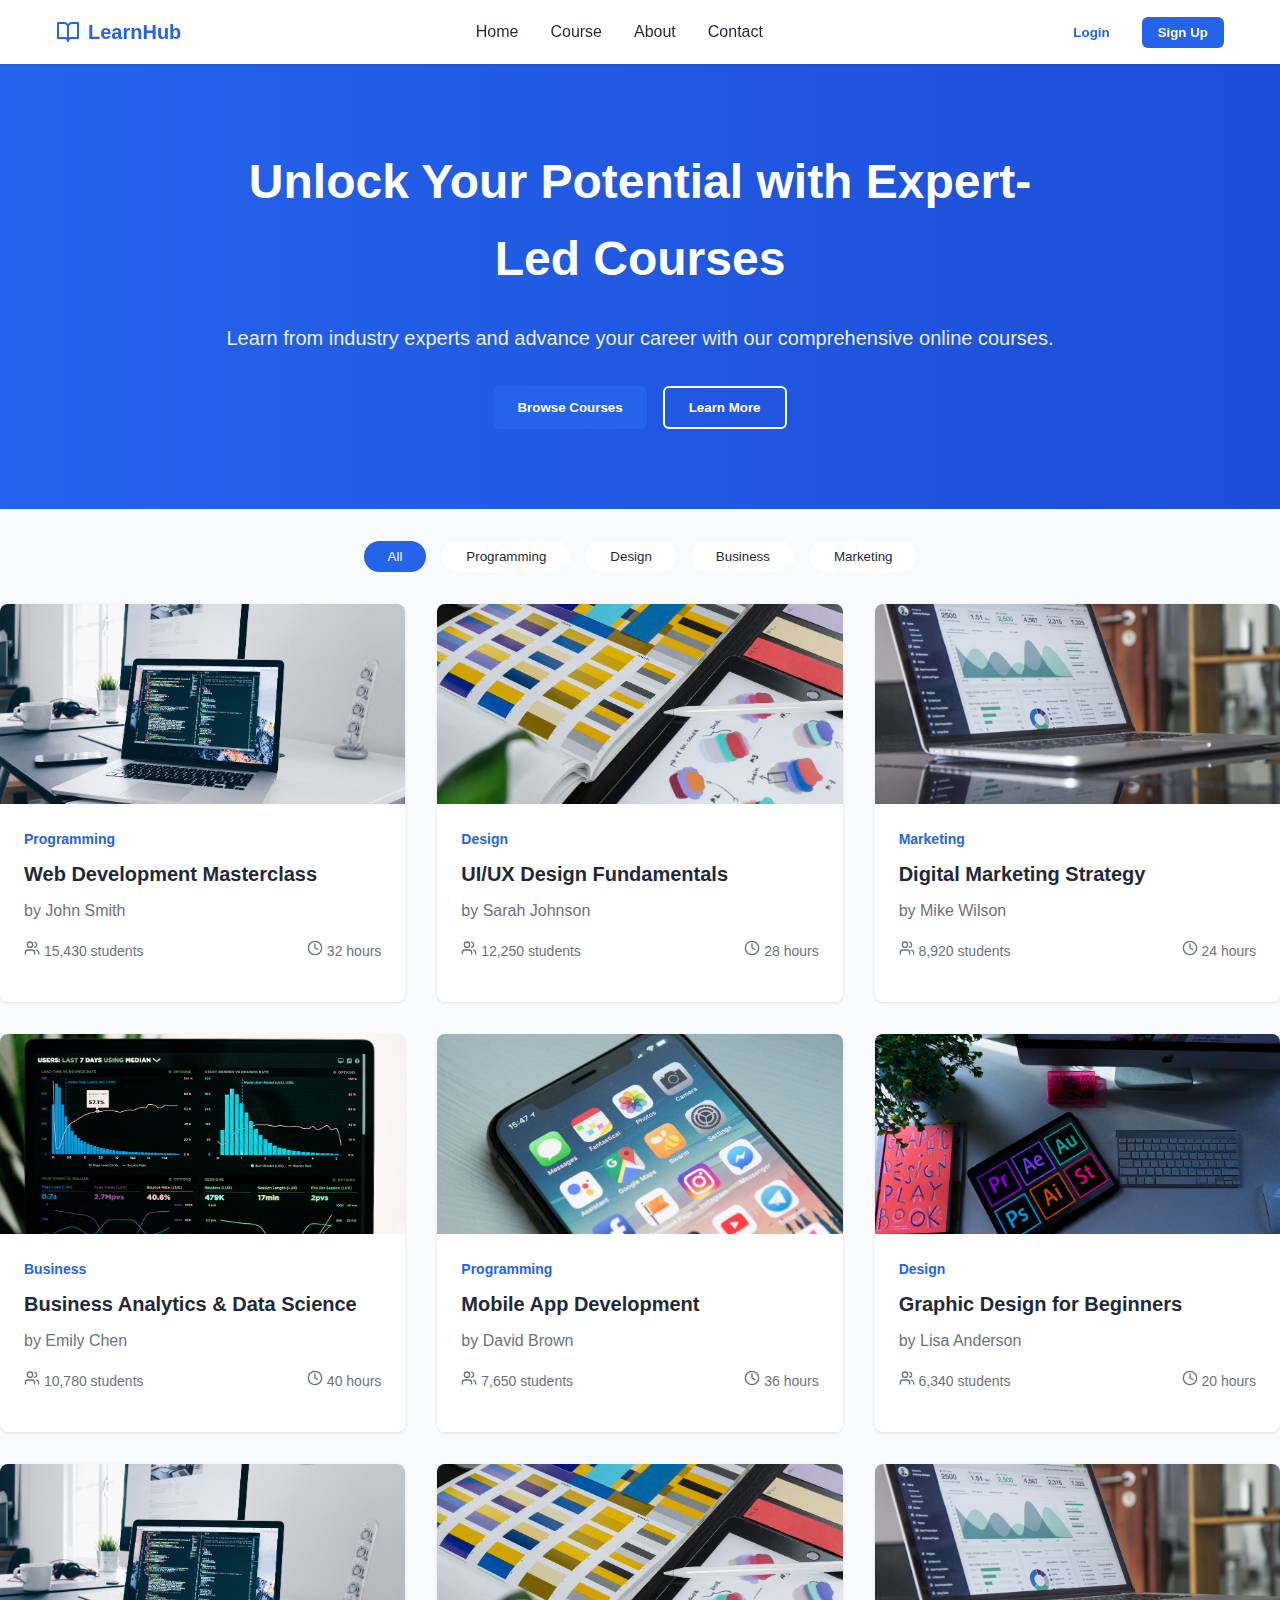
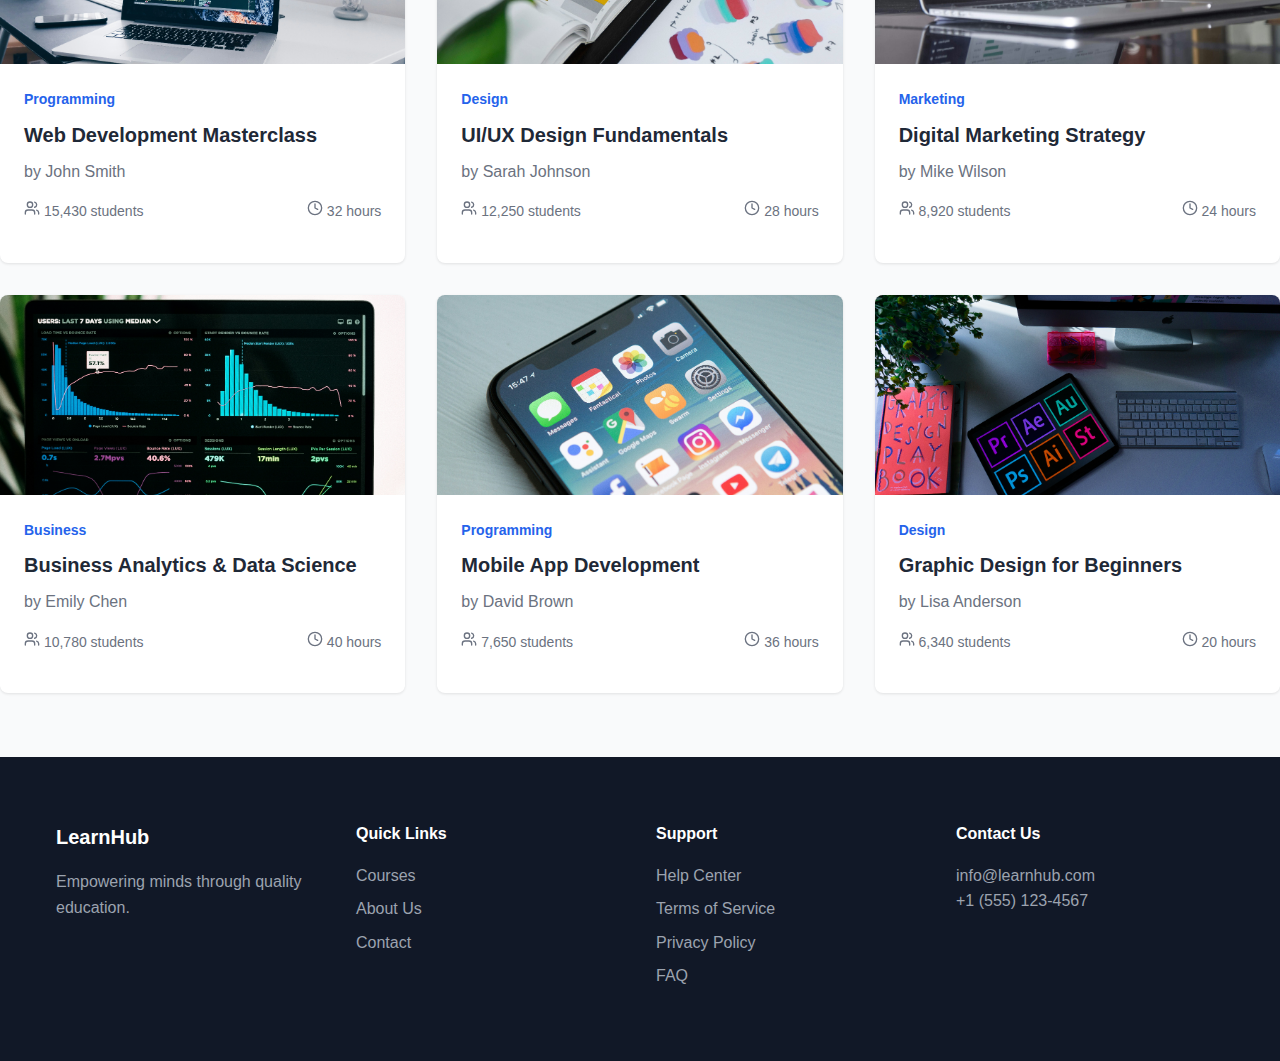
<file: index.html>
<!DOCTYPE html>
<html lang="en">
<head>
    <meta charset="UTF-8">
    <meta name="viewport" content="width=device-width, initial-scale=1.0">
    <title>LearnHub - Online Learning Platform</title>
    <link rel="stylesheet" href="style.css">
    <link rel="stylesheet" href="navbar.css">
    <link rel="stylesheet" href="hero.css">
    <link rel="stylesheet" href="courses.css">
    <link rel="stylesheet" href="footer.css">
</head>
<body>
    <!-- Navbar -->
    <nav class="navbar">
        <div class="container">
            <div class="logo">
                <svg xmlns="http://www.w3.org/2000/svg" width="24" height="24" viewBox="0 0 24 24" fill="none" stroke="currentColor" stroke-width="2" stroke-linecap="round" stroke-linejoin="round"><path d="M2 3h6a4 4 0 0 1 4 4v14a3 3 0 0 0-3-3H2z"/><path d="M22 3h-6a4 4 0 0 0-4 4v14a3 3 0 0 1 3-3h7z"/></svg>
                <span>LearnHub</span>
            </div>
            <ul class="nav-links">
                <li><a href="#home">Home</a></li>
                <li><a href="#course">Course</a></li>
                <li><a href="#about">About</a></li>
                <li><a href="#about">Contact</a></li>
            </ul>
            <div class="auth-buttons">
                <button class="btn-login">Login</button>
                <button class="btn-signup">Sign Up</button>
            </div>
        </div>
    </nav>
    <section id="home">
    <!-- Hero Section -->
    <header class="hero">
        <div class="container">
            <h1>Unlock Your Potential with Expert-Led Courses</h1>
            <p>Learn from industry experts and advance your career with our comprehensive online courses.</p>
            <div class="hero-buttons">
                <button class="btn-primary">Browse Courses</button>
                <button class="btn-secondary">Learn More</button>
            </div>
        </div>
    </header>
    
    </section>

    <!-- Course Filters -->
    <section id="course">
    <div class="container">
        <div class="filters">
            <button class="filter-btn active" data-category="all">All</button>
            <button class="filter-btn" data-category="programming">Programming</button>
            <button class="filter-btn" data-category="design">Design</button>
            <button class="filter-btn" data-category="business">Business</button>
            <button class="filter-btn" data-category="marketing">Marketing</button>
        </div>
    </section>

        <!-- Course Grid -->
        <div class="course-grid" id="courseGrid"></div>
    </div>

    <!-- Footer -->
    <section id="about">
    <footer class="footer">
        <div class="container">
            <div class="footer-content">
                <div class="footer-section">
                    <h3>LearnHub</h3>
                    <p>Empowering minds through quality education.</p>
                </div>
                <div class="footer-section">
                    <h4>Quick Links</h4>
                    <ul>
                        <li><a href="course.html">Courses</a></li>
                        <li><a href="learn.html">About Us</a></li>
                        <li><a href="contact.html">Contact</a></li>
                        
                    </ul>
                </div>
                <div class="footer-section">
                    <h4>Support</h4>
                    <ul>
                        <li><a href="contact.html">Help Center</a></li>
                        <li><a href="pt.html">Terms of Service</a></li>
                        <li><a href="pt.html">Privacy Policy</a></li>
                        <li><a href="faq.html">FAQ</a></li>
                    </ul>
                </div>
                
                <div class="footer-section">
                    <h4>Contact Us</h4>
                    <p>info@learnhub.com</p>
                    <p>+1 (555) 123-4567</p>
                </div>
            </div>
        </div>
    </footer>
</section>

<script src="data.js"></script>
<script src="courseCard.js"></script>
<script src="filter.js"></script>
<script src="main.js"></script>
<script src="jj.js"></script>
</body>
</html>
</file>
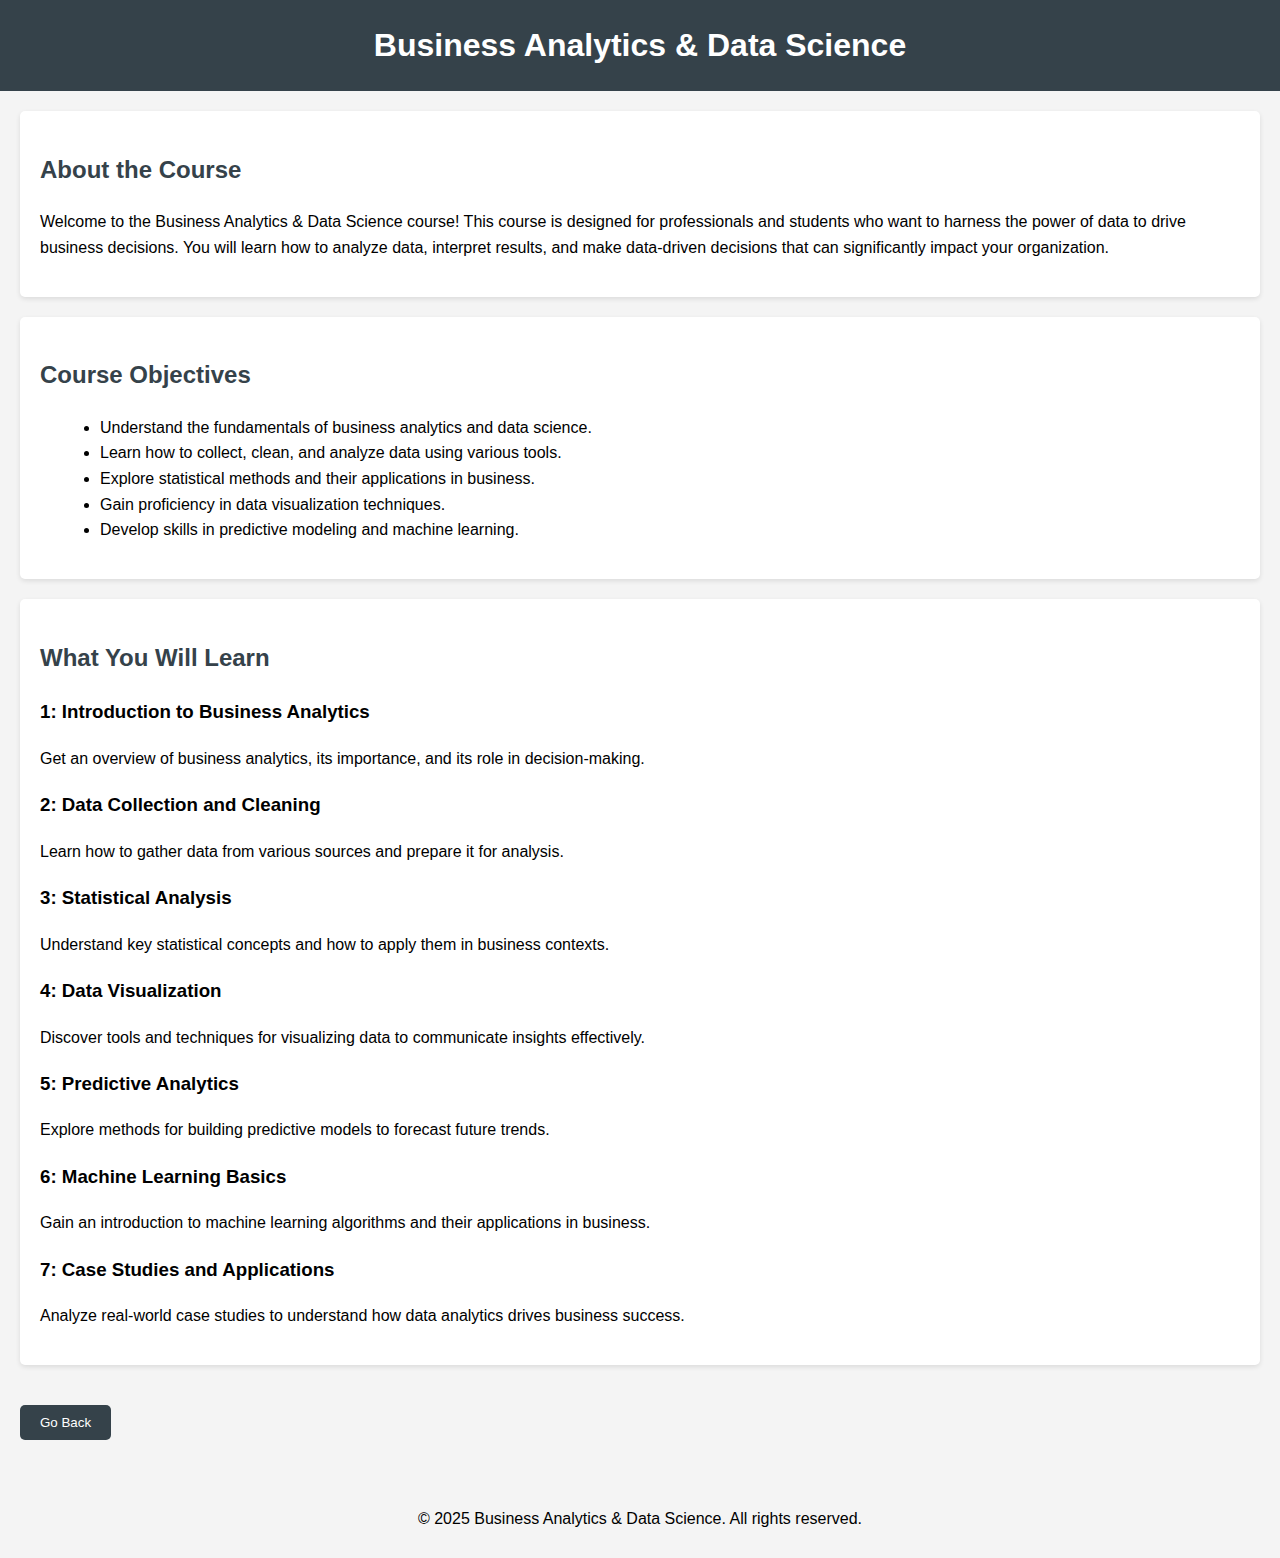
<file: ba.html>
<!DOCTYPE html>
<html lang="en">
<head>
    <meta charset="UTF-8">
    <meta name="viewport" content="width=device-width, initial-scale=1.0">
    <title>Business Analytics & Data Science Overview</title>
    <link rel="stylesheet" href="ba.css">
    <script>
        function goBack() {
            window.history.back();
        }
    </script>
</head>
<body>
    <header>
        <h1>Business Analytics & Data Science</h1>
    </header>
    <main>
        <section class="overview">
            <h2>About the Course</h2>
            <p>Welcome to the Business Analytics & Data Science course! This course is designed for professionals and students who want to harness the power of data to drive business decisions. You will learn how to analyze data, interpret results, and make data-driven decisions that can significantly impact your organization.</p>
        </section>
        
        <section class="objectives">
            <h2>Course Objectives</h2>
            <ul>
                <li>Understand the fundamentals of business analytics and data science.</li>
                <li>Learn how to collect, clean, and analyze data using various tools.</li>
                <li>Explore statistical methods and their applications in business.</li>
                <li>Gain proficiency in data visualization techniques.</li>
                <li>Develop skills in predictive modeling and machine learning.</li>
            </ul>
        </section>

        <section class="curriculum">
            <h2>What You Will Learn</h2>
            <h3>1: Introduction to Business Analytics</h3>
            <p>Get an overview of business analytics, its importance, and its role in decision-making.</p>
            
            <h3>2: Data Collection and Cleaning</h3>
            <p>Learn how to gather data from various sources and prepare it for analysis.</p>
            
            <h3>3: Statistical Analysis</h3>
            <p>Understand key statistical concepts and how to apply them in business contexts.</p>
            
            <h3>4: Data Visualization</h3>
            <p>Discover tools and techniques for visualizing data to communicate insights effectively.</p>
            
            <h3>5: Predictive Analytics</h3>
            <p>Explore methods for building predictive models to forecast future trends.</p>
            
            <h3>6: Machine Learning Basics</h3>
            <p>Gain an introduction to machine learning algorithms and their applications in business.</p>
            
            <h3>7: Case Studies and Applications</h3>
            <p>Analyze real-world case studies to understand how data analytics drives business success.</p>
        </section>

        <button class="go-back" onclick="goBack()">Go Back</button>
    </main>
    <footer>
        <p>&copy; 2025 Business Analytics & Data Science. All rights reserved.</p>
    </footer>
</body>
</html>
</file>
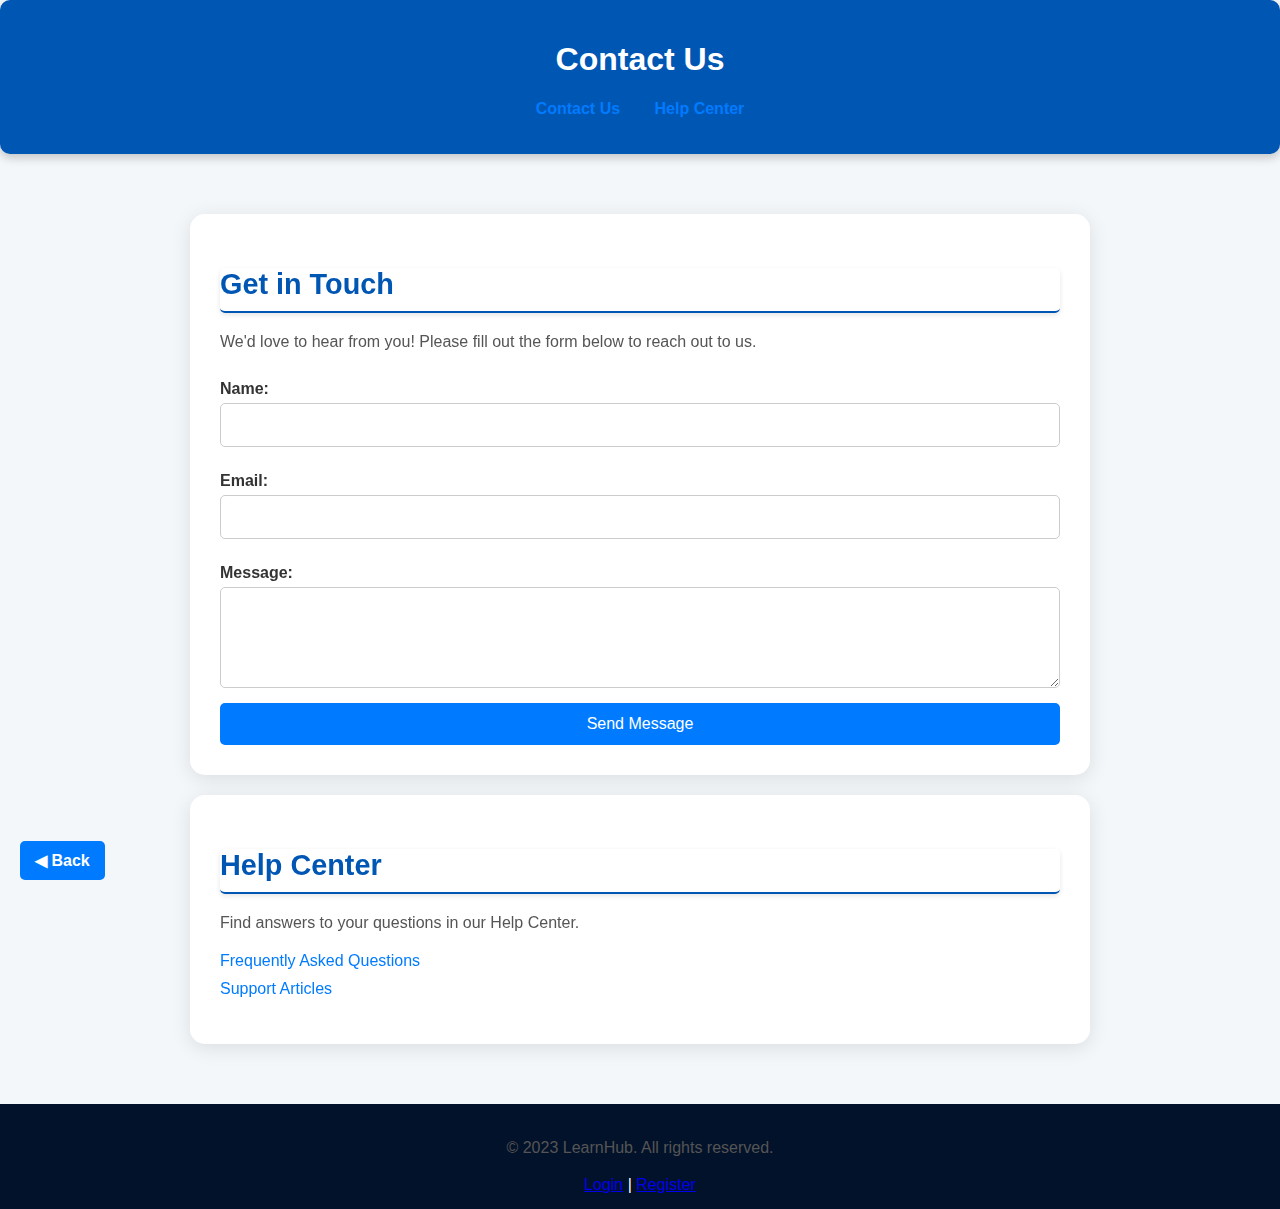
<file: contact.html>
<!DOCTYPE html>
<html lang="en">
<head>
    <meta charset="UTF-8">
    <meta name="viewport" content="width=device-width, initial-scale=1.0">
    <title>Contact Us - LearnHub</title>
    <link rel="stylesheet" href="contact.css">

    <style>
        /* Add this CSS to your existing CSS file or within a <style> tag */
        .back-button {
            position: fixed; /* Fix the position */
            bottom: 20px; /* Distance from the bottom */
            left: 20px; /* Distance from the left */
            padding: 10px 15px; /* Padding for the button */
            background-color: #007BFF; /* Button background color */
            color: white; /* Button text color */
            border: none; /* Remove border */
            border-radius: 5px; /* Rounded corners */
            cursor: pointer; /* Pointer cursor on hover */
            font-weight: bold; /* Make the text bold */
            z-index: 1000; /* Ensure it appears above other elements */
        }

        .back-button:hover {
            background-color: #0056b3; /* Darker shade on hover */
        }
    </style>


</head>
<body>
    <header>
        <h1>Contact Us</h1>
        <nav>
            <ul>
                <li><a href="contact.html">Contact Us</a></li>
                <li><a href="contact.html">Help Center</a></li>
            </ul>
        </nav>
    </header>

    <main>
        <section id="contact">
            <h2>Get in Touch</h2>
            <p>We'd love to hear from you! Please fill out the form below to reach out to us.</p>
            <form action="mailto:kakiletiprasheeth3@gmail.com" method="POST" enctype="text/plain">
                <label for="name">Name:</label>
                <input type="text" id="name" name="name" required>

                <label for="email">Email:</label>
                <input type="email" id="email" name="email" required>

                <label for="message">Message:</label>
                <textarea id="message" name="message" rows="5" required></textarea>

                <button type="submit">Send Message</button>
            </form>
        </section>

        <section id="help-center">
            <h2>Help Center</h2>
            <p>Find answers to your questions in our Help Center.</p>
            <ul>
                <li><a href="faq.html">Frequently Asked Questions</a></li>
                
                <li><a href="contact.html">Support Articles</a></li>
            </ul>
        </section>
    </main>

    <footer>
        <div class="footer-content">
            <p>&copy; 2023 LearnHub. All rights reserved.</p>
            <div class="footer-links">
                <a href="login.html">Login</a>
                <span>|</span>
                <a href="signup.html">Register</a>
            </div>
        </div>
    </footer>
    <button class="back-button" onclick="javascript:history.back()">&#9664; Back</button>
</body>
</html>
</file>
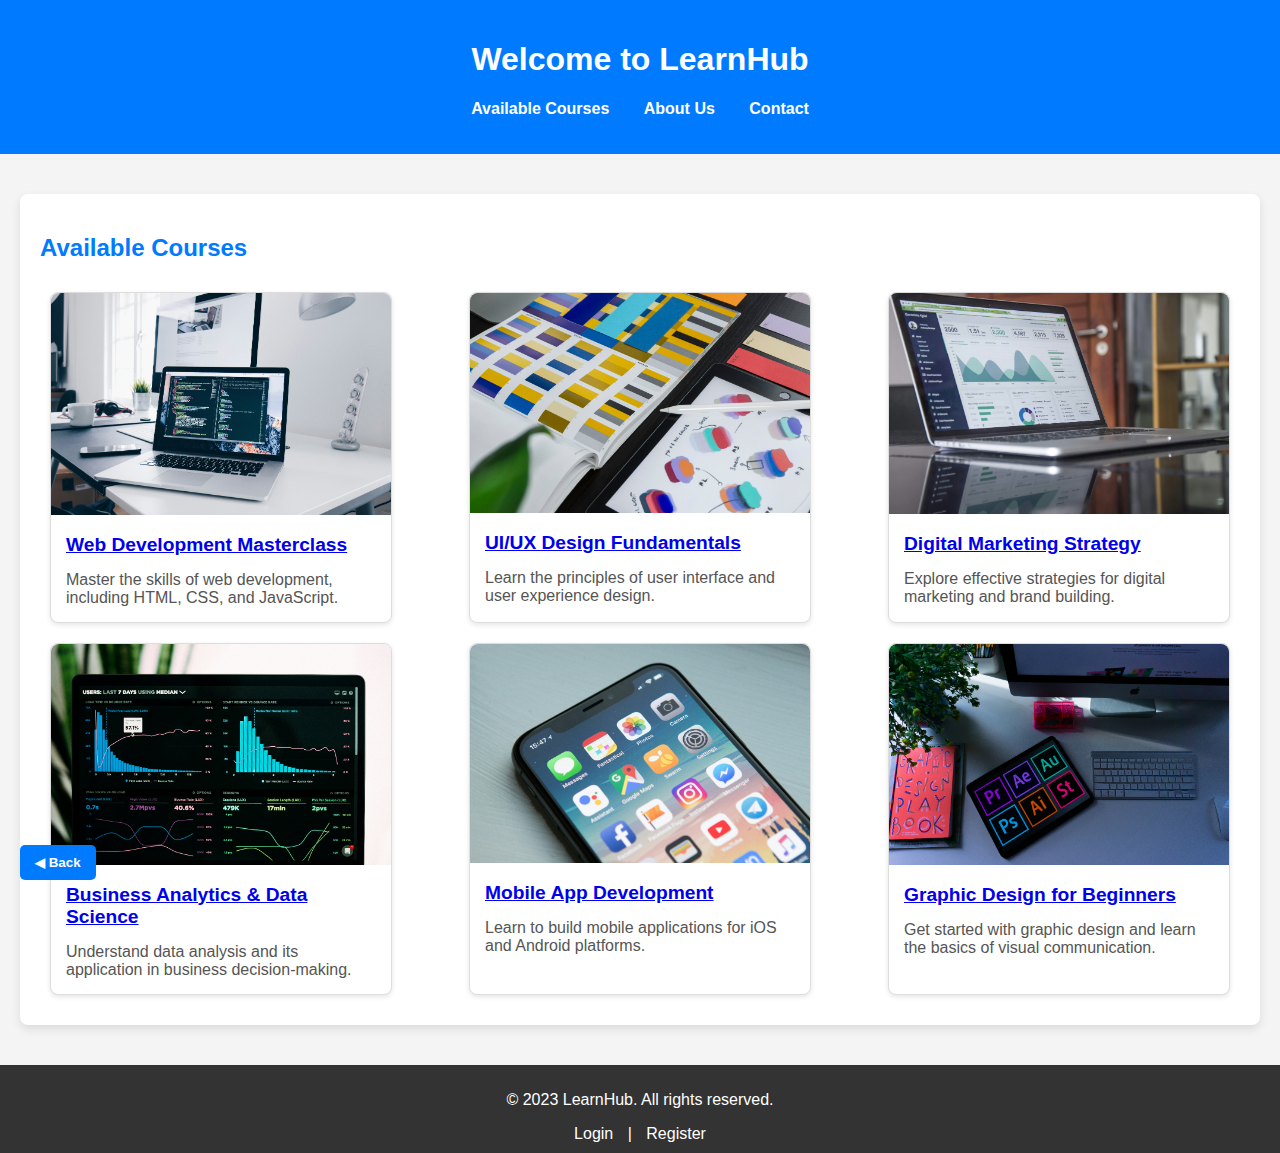
<file: course.html>
<!DOCTYPE html>
<html lang="en">
<head>
    <meta charset="UTF-8">
    <meta name="viewport" content="width=device-width, initial-scale=1.0">
    <title>Available Courses - LearnHub</title>
    <link rel="stylesheet" href="course.css">
    <style>
        /* Add this CSS to your existing CSS file or within a <style> tag */
        .back-button {
            position: fixed; /* Fix the position */
            bottom: 20px; /* Distance from the bottom */
            left: 20px; /* Distance from the left */
            padding: 10px 15px; /* Padding for the button */
            background-color: #007BFF; /* Button background color */
            color: white; /* Button text color */
            border: none; /* Remove border */
            border-radius: 5px; /* Rounded corners */
            cursor: pointer; /* Pointer cursor on hover */
            font-weight: bold; /* Make the text bold */
            z-index: 1000; /* Ensure it appears above other elements */
        }

        .back-button:hover {
            background-color: #0056b3; /* Darker shade on hover */
        }
    </style>
</head>
<body>
    <header>
        <h1>Welcome to LearnHub</h1>
        <nav>
            <ul>
                <li><a href="index.html">Available Courses</a></li>
                <li><a href="learn.html">About Us</a></li>
                <li><a href="contact.html">Contact</a></li>
            </ul>
        </nav>
    </header>

    <main>
        <section id="courses">
            <h2>Available Courses</h2>
            <div class="course-container">
                <div class="course-card">
                    <img src="1.png" alt="Web Development Masterclass">
                    <h3><a href="w.html">Web Development Masterclass</a></h3>
                    <p>Master the skills of web development, including HTML, CSS, and JavaScript.</p>
                </div>
                <div class="course-card">
                    <img src="2.png" alt="UI/UX Design Fundamentals">
                    <h3><a href="d.html">UI/UX Design Fundamentals</a></h3>
                    <p>Learn the principles of user interface and user experience design.</p>
                </div>
                <div class="course-card">
                    <img src="3.png" alt="Digital Marketing Strategy">
                    <h3><a href="dm.html">Digital Marketing Strategy</a></h3>
                    <p>Explore effective strategies for digital marketing and brand building.</p>
                </div>
                <div class="course-card">
                    <img src="4.png" alt="Business Analytics & Data Science">
                    <h3><a href="ba.html">Business Analytics & Data Science</a></h3>
                    <p>Understand data analysis and its application in business decision-making.</p>
                </div>
                <div class="course-card">
                    <img src="5.png" alt="Mobile App Development">
                    <h3><a href="md.html">Mobile App Development</a></h3>
                    <p>Learn to build mobile applications for iOS and Android platforms.</p>
                </div>
                <div class="course-card">
                    <img src="6.png" alt="Graphic Design for Beginners">
                    <h3><a href="gd.html">Graphic Design for Beginners</a></h3>
                    <p>Get started with graphic design and learn the basics of visual communication.</p>
                </div>
            </div>
        </section>
    </main>

    <footer>
        <div class="footer-content">
            <p>&copy; 2023 LearnHub. All rights reserved.</p>
            <div class="footer-links">
                <a href="login.html">Login</a>
                <span>|</span>
                <a href="signup.html">Register</a>
            </div>
        </div>
    </footer>

    <!-- Back Button -->
    <button class="back-button" onclick="javascript:history.back()">&#9664; Back</button>

<script src="login.js"></script> 
</body>
</html>
</file>
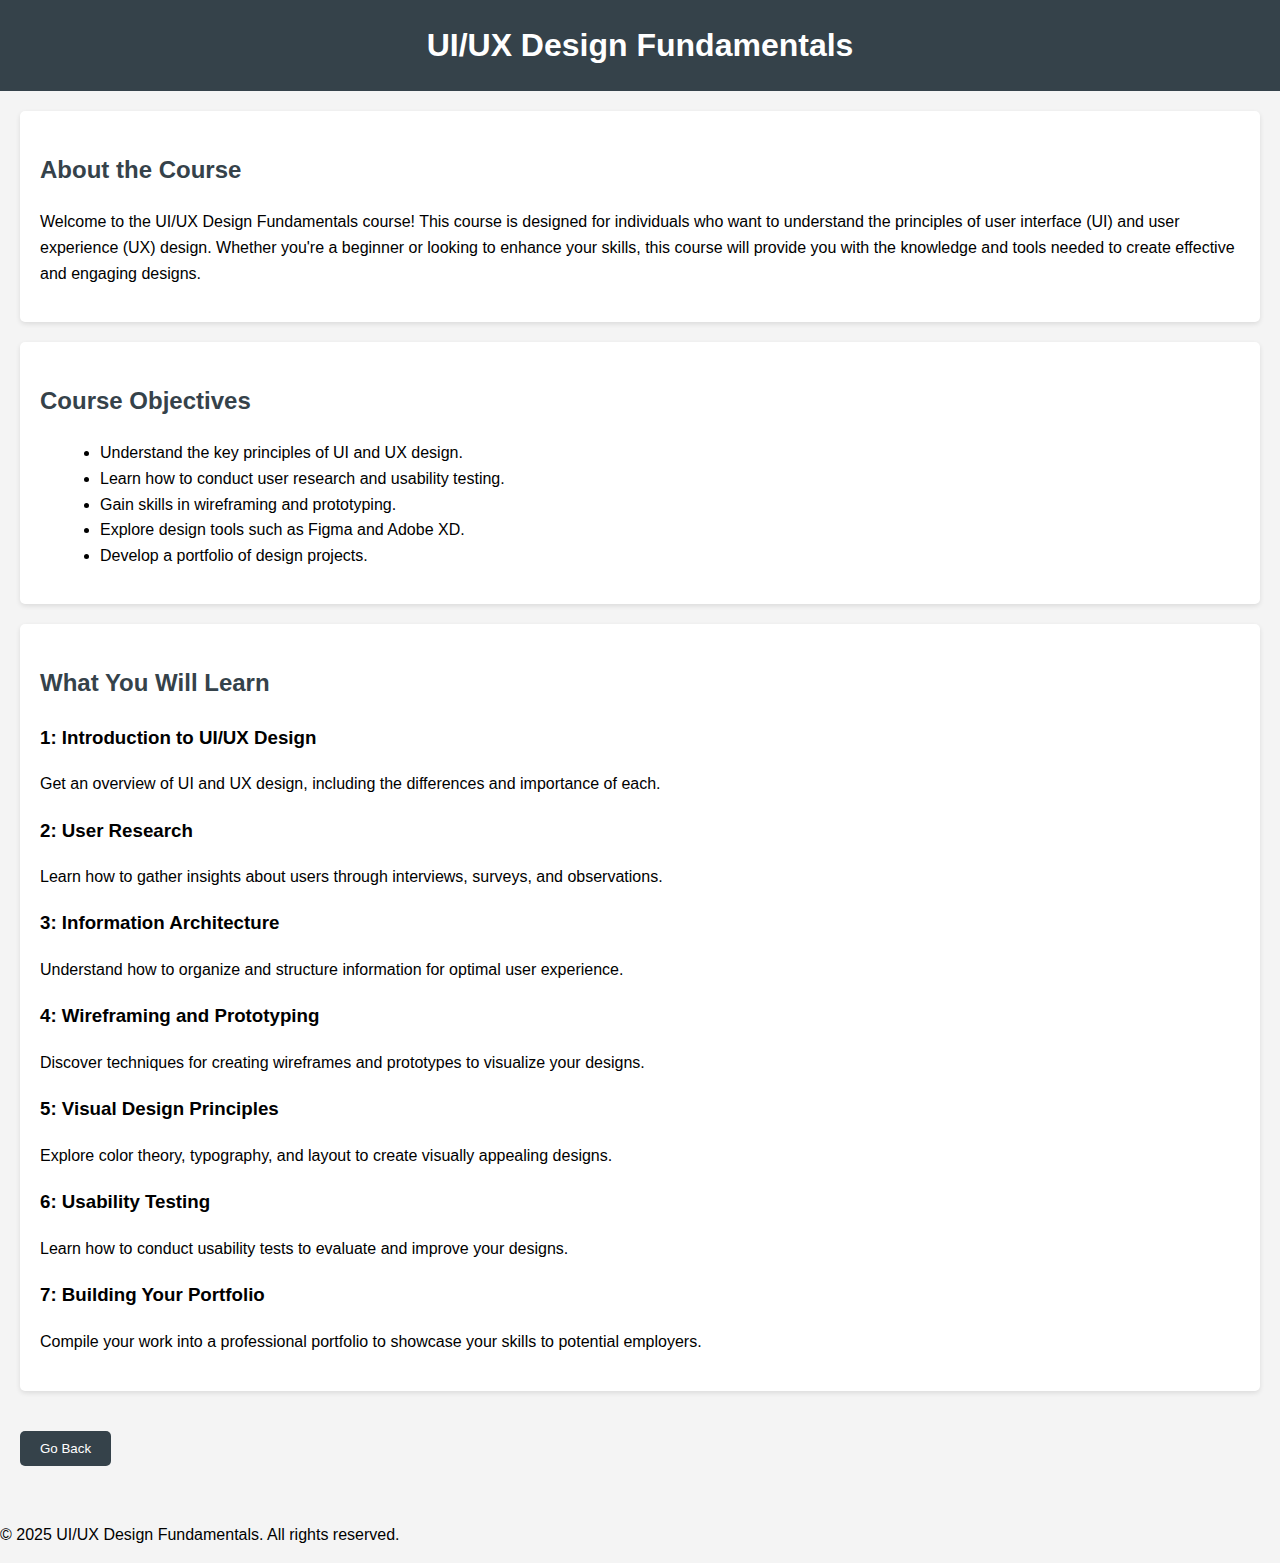
<file: d.html>
<!DOCTYPE html>
<html lang="en">
<head>
    <meta charset="UTF-8">
    <meta name="viewport" content="width=device-width, initial-scale=1.0">
    <title>UI/UX Design Fundamentals Overview</title>
    <link rel="stylesheet" href="d.css">
    <script>
        function goBack() {
            window.history.back();
        }
    </script>
</head>
<body>
    <header>
        <h1>UI/UX Design Fundamentals</h1>
    </header>
    <main>
        <section class="overview">
            <h2>About the Course</h2>
            <p>Welcome to the UI/UX Design Fundamentals course! This course is designed for individuals who want to understand the principles of user interface (UI) and user experience (UX) design. Whether you're a beginner or looking to enhance your skills, this course will provide you with the knowledge and tools needed to create effective and engaging designs.</p>
        </section>
        
        <section class="objectives">
            <h2>Course Objectives</h2>
            <ul>
                <li>Understand the key principles of UI and UX design.</li>
                <li>Learn how to conduct user research and usability testing.</li>
                <li>Gain skills in wireframing and prototyping.</li>
                <li>Explore design tools such as Figma and Adobe XD.</li>
                <li>Develop a portfolio of design projects.</li>
            </ul>
        </section>

        <section class="curriculum">
            <h2>What You Will Learn</h2>
            <h3>1: Introduction to UI/UX Design</h3>
            <p>Get an overview of UI and UX design, including the differences and importance of each.</p>
            
            <h3>2: User Research</h3>
            <p>Learn how to gather insights about users through interviews, surveys, and observations.</p>
            
            <h3>3: Information Architecture</h3>
            <p>Understand how to organize and structure information for optimal user experience.</p>
            
            <h3>4: Wireframing and Prototyping</h3>
            <p>Discover techniques for creating wireframes and prototypes to visualize your designs.</p>
            
            <h3>5: Visual Design Principles</h3>
            <p>Explore color theory, typography, and layout to create visually appealing designs.</p>
            
            <h3>6: Usability Testing</h3>
            <p>Learn how to conduct usability tests to evaluate and improve your designs.</p>
            
            <h3>7: Building Your Portfolio</h3>
            <p>Compile your work into a professional portfolio to showcase your skills to potential employers.</p>
        </section>

        <button class="go-back" onclick="goBack()">Go Back</button>
    </main>
    <footer>
        <p>&copy; 2025 UI/UX Design Fundamentals. All rights reserved.</p>
    </footer>
</body>
</html>
</file>
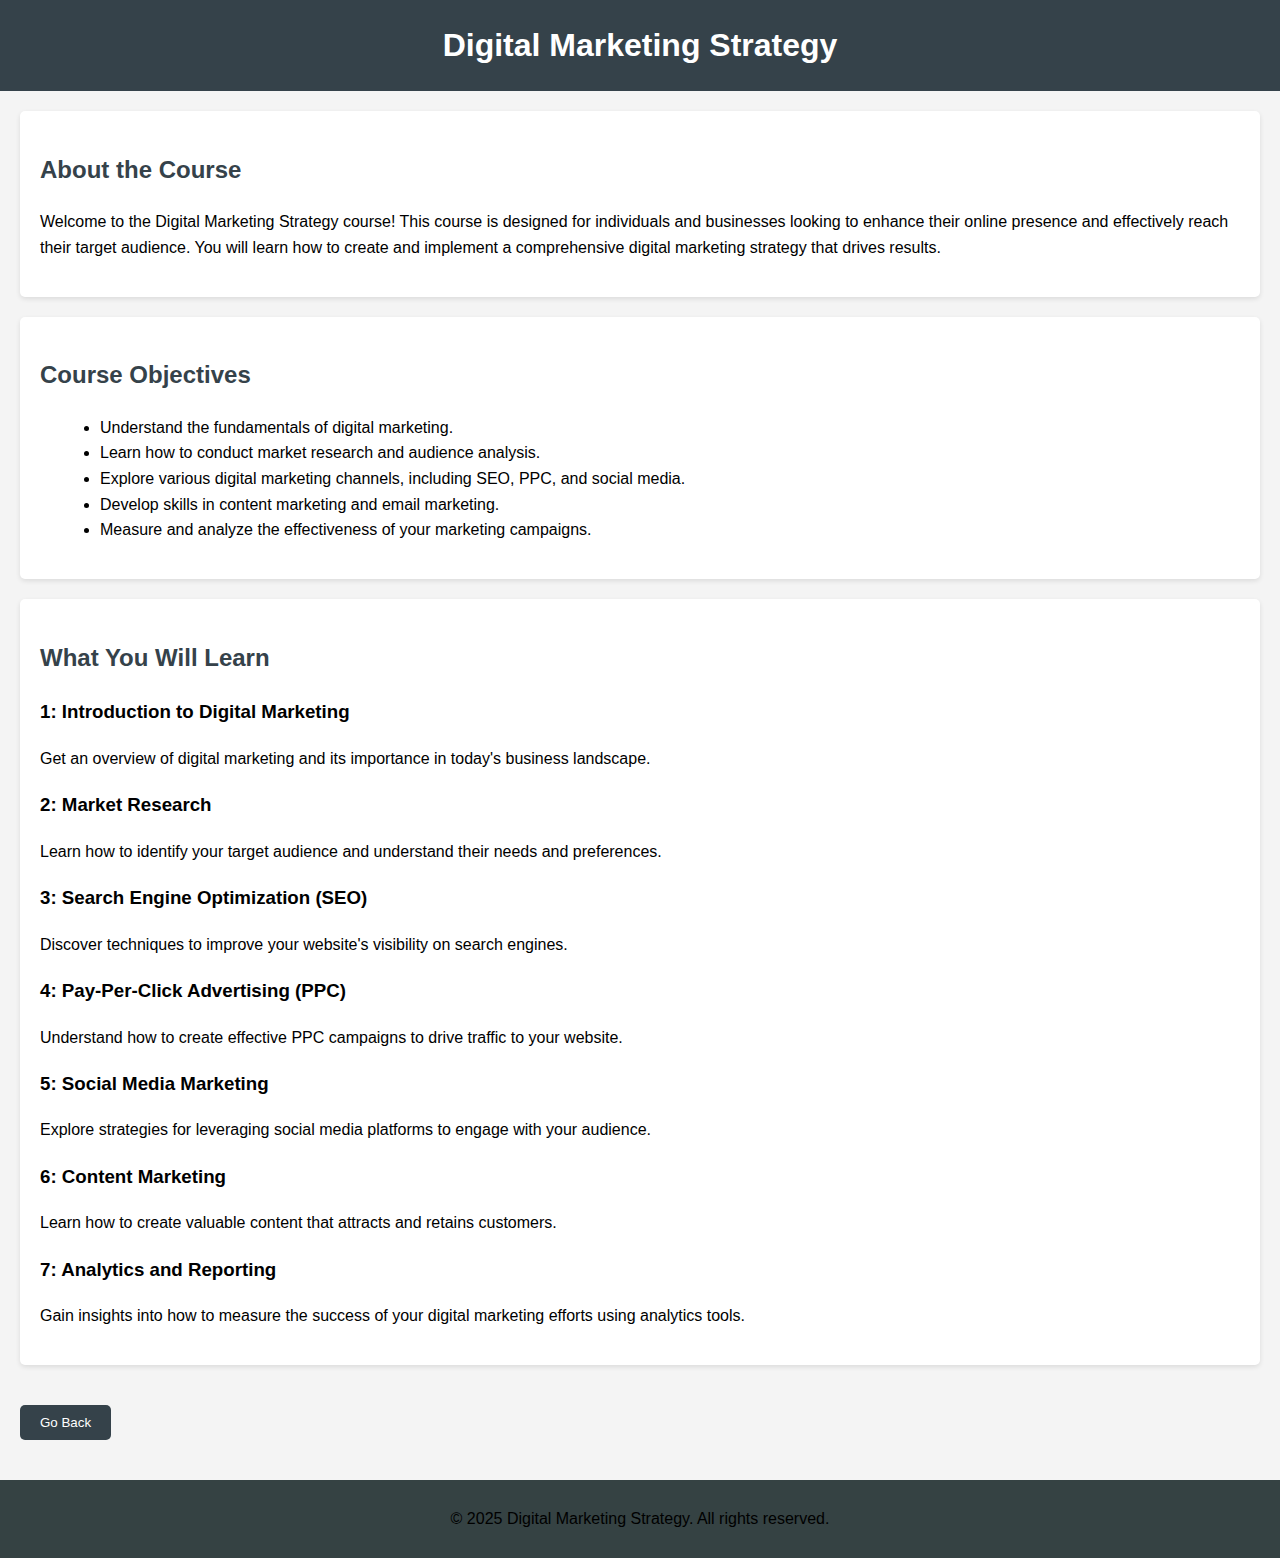
<file: dm.html>
<!DOCTYPE html>
<html lang="en">
<head>
    <meta charset="UTF-8">
    <meta name="viewport" content="width=device-width, initial-scale=1.0">
    <title>Digital Marketing Strategy Overview</title>
    <link rel="stylesheet" href="dm.css">
    <script>
        function goBack() {
            window.history.back();
        }
    </script>
</head>
<body>
    <header>
        <h1>Digital Marketing Strategy</h1>
    </header>
    <main>
        <section class="overview">
            <h2>About the Course</h2>
            <p>Welcome to the Digital Marketing Strategy course! This course is designed for individuals and businesses looking to enhance their online presence and effectively reach their target audience. You will learn how to create and implement a comprehensive digital marketing strategy that drives results.</p>
        </section>
        
        <section class="objectives">
            <h2>Course Objectives</h2>
            <ul>
                <li>Understand the fundamentals of digital marketing.</li>
                <li>Learn how to conduct market research and audience analysis.</li>
                <li>Explore various digital marketing channels, including SEO, PPC, and social media.</li>
                <li>Develop skills in content marketing and email marketing.</li>
                <li>Measure and analyze the effectiveness of your marketing campaigns.</li>
            </ul>
        </section>

        <section class="curriculum">
            <h2>What You Will Learn</h2>
            <h3>1: Introduction to Digital Marketing</h3>
            <p>Get an overview of digital marketing and its importance in today's business landscape.</p>
            
            <h3>2: Market Research</h3>
            <p>Learn how to identify your target audience and understand their needs and preferences.</p>
            
            <h3>3: Search Engine Optimization (SEO)</h3>
            <p>Discover techniques to improve your website's visibility on search engines.</p>
            
            <h3>4: Pay-Per-Click Advertising (PPC)</h3>
            <p>Understand how to create effective PPC campaigns to drive traffic to your website.</p>
            
            <h3>5: Social Media Marketing</h3>
            <p>Explore strategies for leveraging social media platforms to engage with your audience.</p>
            
            <h3>6: Content Marketing</h3>
            <p>Learn how to create valuable content that attracts and retains customers.</p>
            
            <h3>7: Analytics and Reporting</h3>
            <p>Gain insights into how to measure the success of your digital marketing efforts using analytics tools.</p>
        </section>

        <button class="go-back" onclick="goBack()">Go Back</button>
    </main>
    <footer>
        <p>&copy; 2025 Digital Marketing Strategy. All rights reserved.</p>
    </footer>
</body>
</html>
</file>
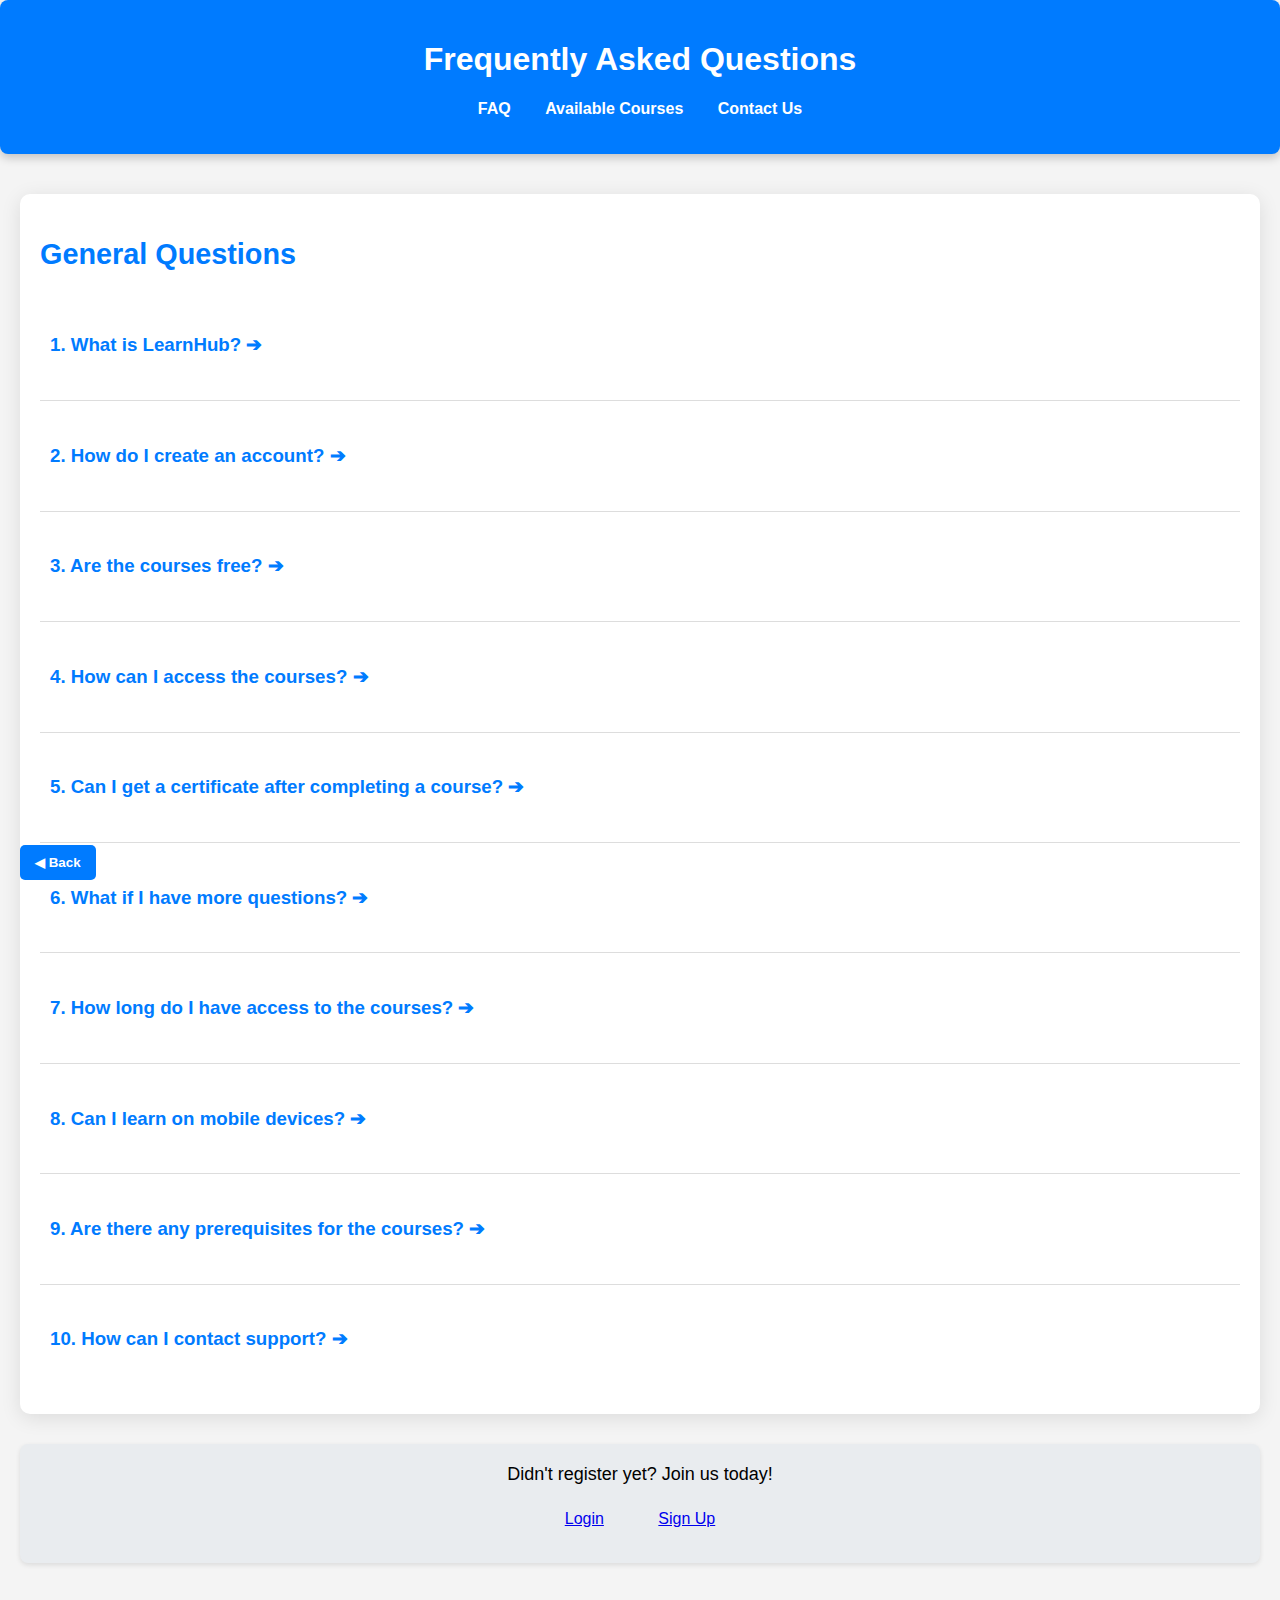
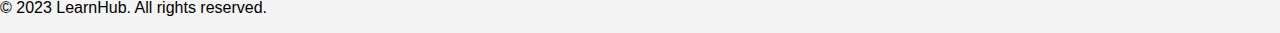
<file: faq.html>
<!DOCTYPE html>
<html lang="en">
<head>
    <meta charset="UTF-8">
    <meta name="viewport" content="width=device-width, initial-scale=1.0">
    <title>FAQ - LearnHub</title>
    <link rel="stylesheet" href="faq.css">

    <style>
        /* Add this CSS to your existing CSS file or within a <style> tag */
        .back-button {
            position: fixed; /* Fix the position */
            bottom: 20px; /* Distance from the bottom */
            left: 20px; /* Distance from the left */
            padding: 10px 15px; /* Padding for the button */
            background-color: #007BFF; /* Button background color */
            color: white; /* Button text color */
            border: none; /* Remove border */
            border-radius: 5px; /* Rounded corners */
            cursor: pointer; /* Pointer cursor on hover */
            font-weight: bold; /* Make the text bold */
            z-index: 1000; /* Ensure it appears above other elements */
        }

        .back-button:hover {
            background-color: #0056b3; /* Darker shade on hover */
        }
    </style>

</head>
<body>
    <header>
        <h1>Frequently Asked Questions</h1>
        <nav>
            <ul>
                <li><a href="#faq">FAQ</a></li>
                <li><a href="course.html">Available Courses</a></li>
                <li><a href="contact.html">Contact Us</a></li>
            </ul>
        </nav>
    </header>

    <main>
        <section id="faq">
            <h2>General Questions</h2>
            <div class="faq-item">
                <h3>1. What is LearnHub? ➔</h3>
                <p class="faq-answer">LearnHub is an online learning platform that offers a variety of courses to help you enhance your skills and knowledge in different fields.</p>
            </div>
            <div class="faq-item">
                <h3>2. How do I create an account? ➔</h3>
                <p class="faq-answer">You can create an account by clicking on the "Register" button on the homepage and filling out the required information.</p>
            </div>
            <div class="faq-item">
                <h3>3. Are the courses free? ➔</h3>
                <p class="faq-answer">Some courses are free, while others may require a fee. Please check the course details for pricing information.</p>
            </div>
            <div class="faq-item">
                <h3>4. How can I access the courses? ➔</h3>
                <p class="faq-answer">Once you have registered and logged in, you can browse the available courses and enroll in the ones you are interested in.</p>
            </div>
            <div class="faq-item">
                <h3>5. Can I get a certificate after completing a course? ➔</h3>
                <p class="faq-answer">Yes, upon successful completion of a course, you will receive a certificate that you can download and share.</p>
            </div>
            <div class="faq-item">
                <h3>6. What if I have more questions? ➔</h3>
                <p class="faq-answer">If you have any additional questions, feel free to contact our support team through the "Contact Us" page.</p>
            </div>
            <div class="faq-item">
                <h3>7. How long do I have access to the courses? ➔</h3>
                <p class="faq-answer">You will have lifetime access to the courses you enroll in, allowing you to learn at your own pace.</p>
            </div>
            <div class="faq-item">
                <h3>8. Can I learn on mobile devices? ➔</h3>
                <p class="faq-answer">Yes, our platform is mobile-friendly, allowing you to learn on your smartphone or tablet.</p>
            </div>
            <div class="faq-item">
                <h3>9. Are there any prerequisites for the courses? ➔</h3>
                <p class="faq-answer">Some courses may have prerequisites, which will be listed in the course description.</p>
            </div>
            <div class="faq-item">
                <h3>10. How can I contact support? ➔</h3>
                <p class="faq-answer">You can reach our support team through the "Contact Us" page or by emailing support@learnhub.com.</p>
            </div>
        </section>

        <div class="registration-prompt">
            <p>Didn't register yet? Join us today!</p>
            <a href="login.html" class="button">Login</a>
            <a href="signup.html" class="button">Sign Up</a>
        </div>
    </main>

    <footer>
        <div class="footer-content">
            <p>&copy; 2023 LearnHub. All rights reserved.</p>
        </div>
    </footer>
    <button class="back-button" onclick="javascript:history.back()">&#9664; Back</button>

    <script src="faq.js"></script>
</body>
</html>
</file>
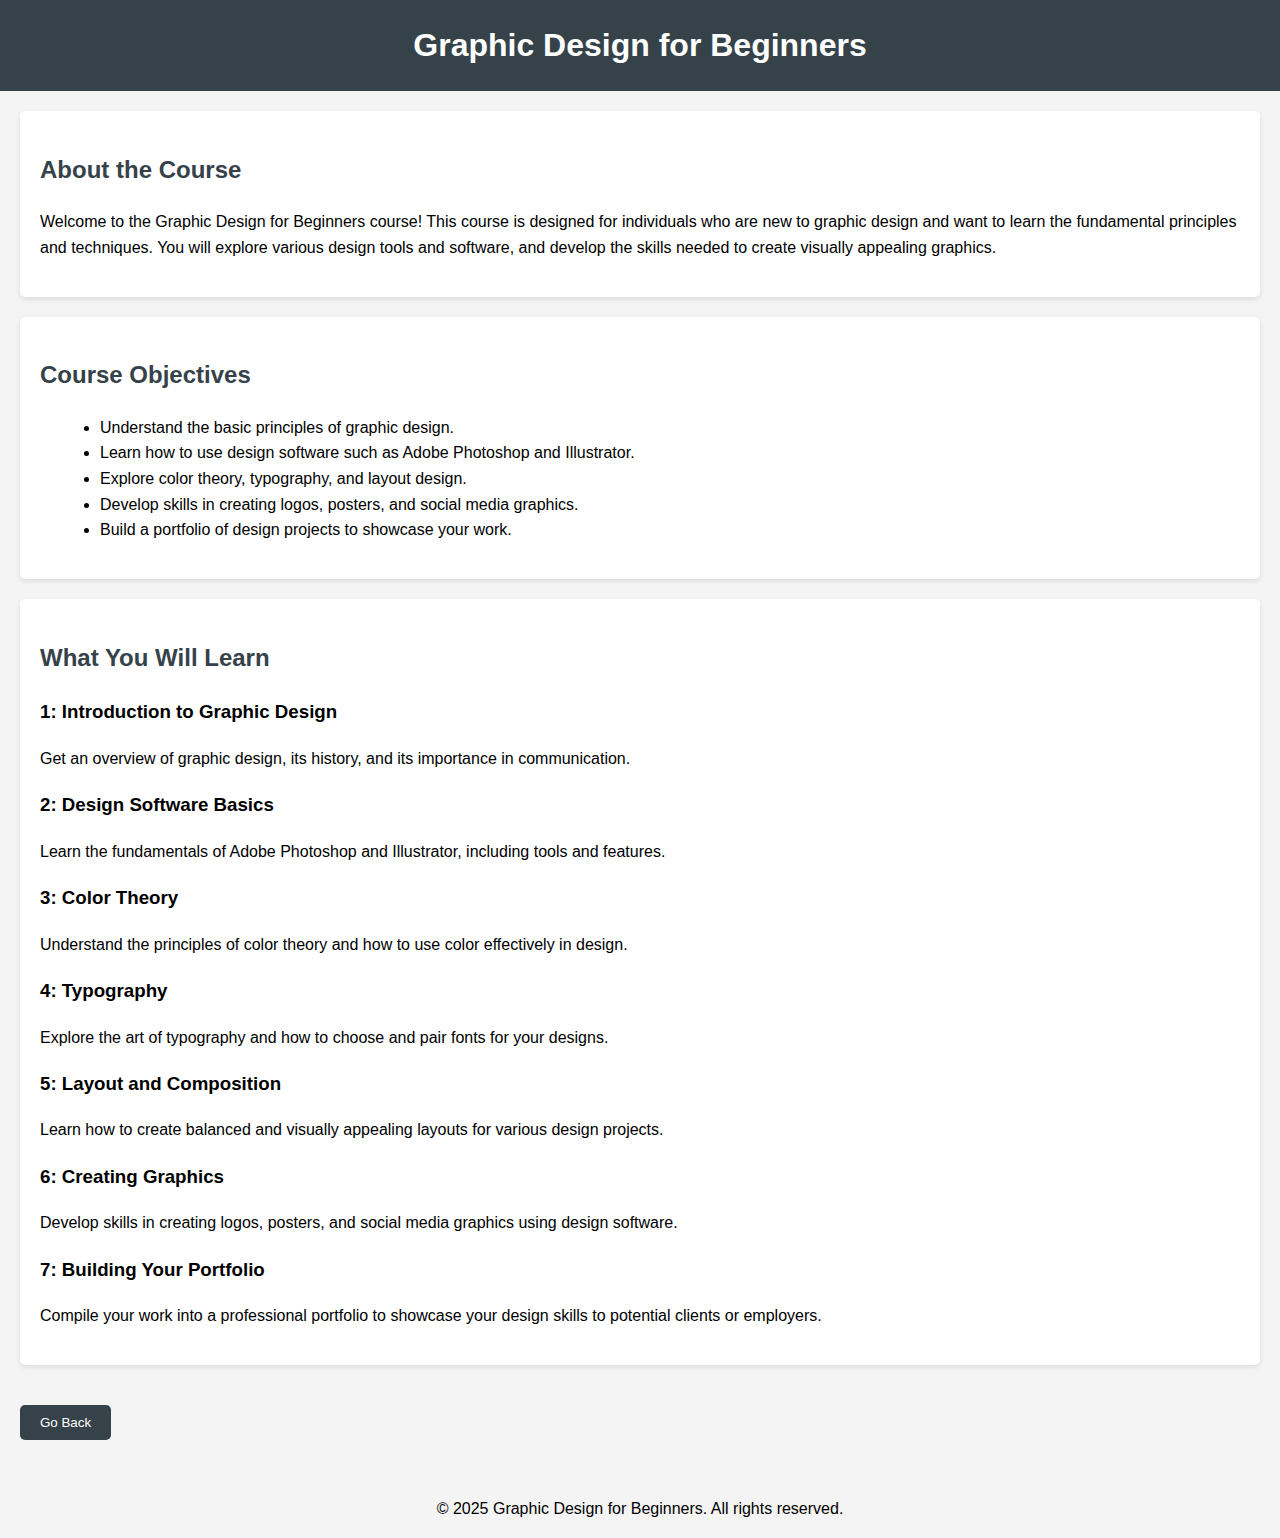
<file: gd.html>
<!DOCTYPE html>
<html lang="en">
<head>
    <meta charset="UTF-8">
    <meta name="viewport" content="width=device-width, initial-scale=1.0">
    <title>Graphic Design for Beginners Overview</title>
    <link rel="stylesheet" href="gd.css">
    <script>
        function goBack() {
            window.history.back();
        }
    </script>
</head>
<body>
    <header>
        <h1>Graphic Design for Beginners</h1>
    </header>
    <main>
        <section class="overview">
            <h2>About the Course</h2>
            <p>Welcome to the Graphic Design for Beginners course! This course is designed for individuals who are new to graphic design and want to learn the fundamental principles and techniques. You will explore various design tools and software, and develop the skills needed to create visually appealing graphics.</p>
        </section>
        
        <section class="objectives">
            <h2>Course Objectives</h2>
            <ul>
                <li>Understand the basic principles of graphic design.</li>
                <li>Learn how to use design software such as Adobe Photoshop and Illustrator.</li>
                <li>Explore color theory, typography, and layout design.</li>
                <li>Develop skills in creating logos, posters, and social media graphics.</li>
                <li>Build a portfolio of design projects to showcase your work.</li>
            </ul>
        </section>

        <section class="curriculum">
            <h2>What You Will Learn</h2>
            <h3>1: Introduction to Graphic Design</h3>
            <p>Get an overview of graphic design, its history, and its importance in communication.</p>
            
            <h3>2: Design Software Basics</h3>
            <p>Learn the fundamentals of Adobe Photoshop and Illustrator, including tools and features.</p>
            
            <h3>3: Color Theory</h3>
            <p>Understand the principles of color theory and how to use color effectively in design.</p>
            
            <h3>4: Typography</h3>
            <p>Explore the art of typography and how to choose and pair fonts for your designs.</p>
            
            <h3>5: Layout and Composition</h3>
            <p>Learn how to create balanced and visually appealing layouts for various design projects.</p>
            
            <h3>6: Creating Graphics</h3>
            <p>Develop skills in creating logos, posters, and social media graphics using design software.</p>
            
            <h3>7: Building Your Portfolio</h3>
            <p>Compile your work into a professional portfolio to showcase your design skills to potential clients or employers.</p>
        </section>

        <button class="go-back" onclick="goBack()">Go Back</button>
    </main>
    <footer>
        <p>&copy; 2025 Graphic Design for Beginners. All rights reserved.</p>
    </footer>
</body>
</html>
</file>
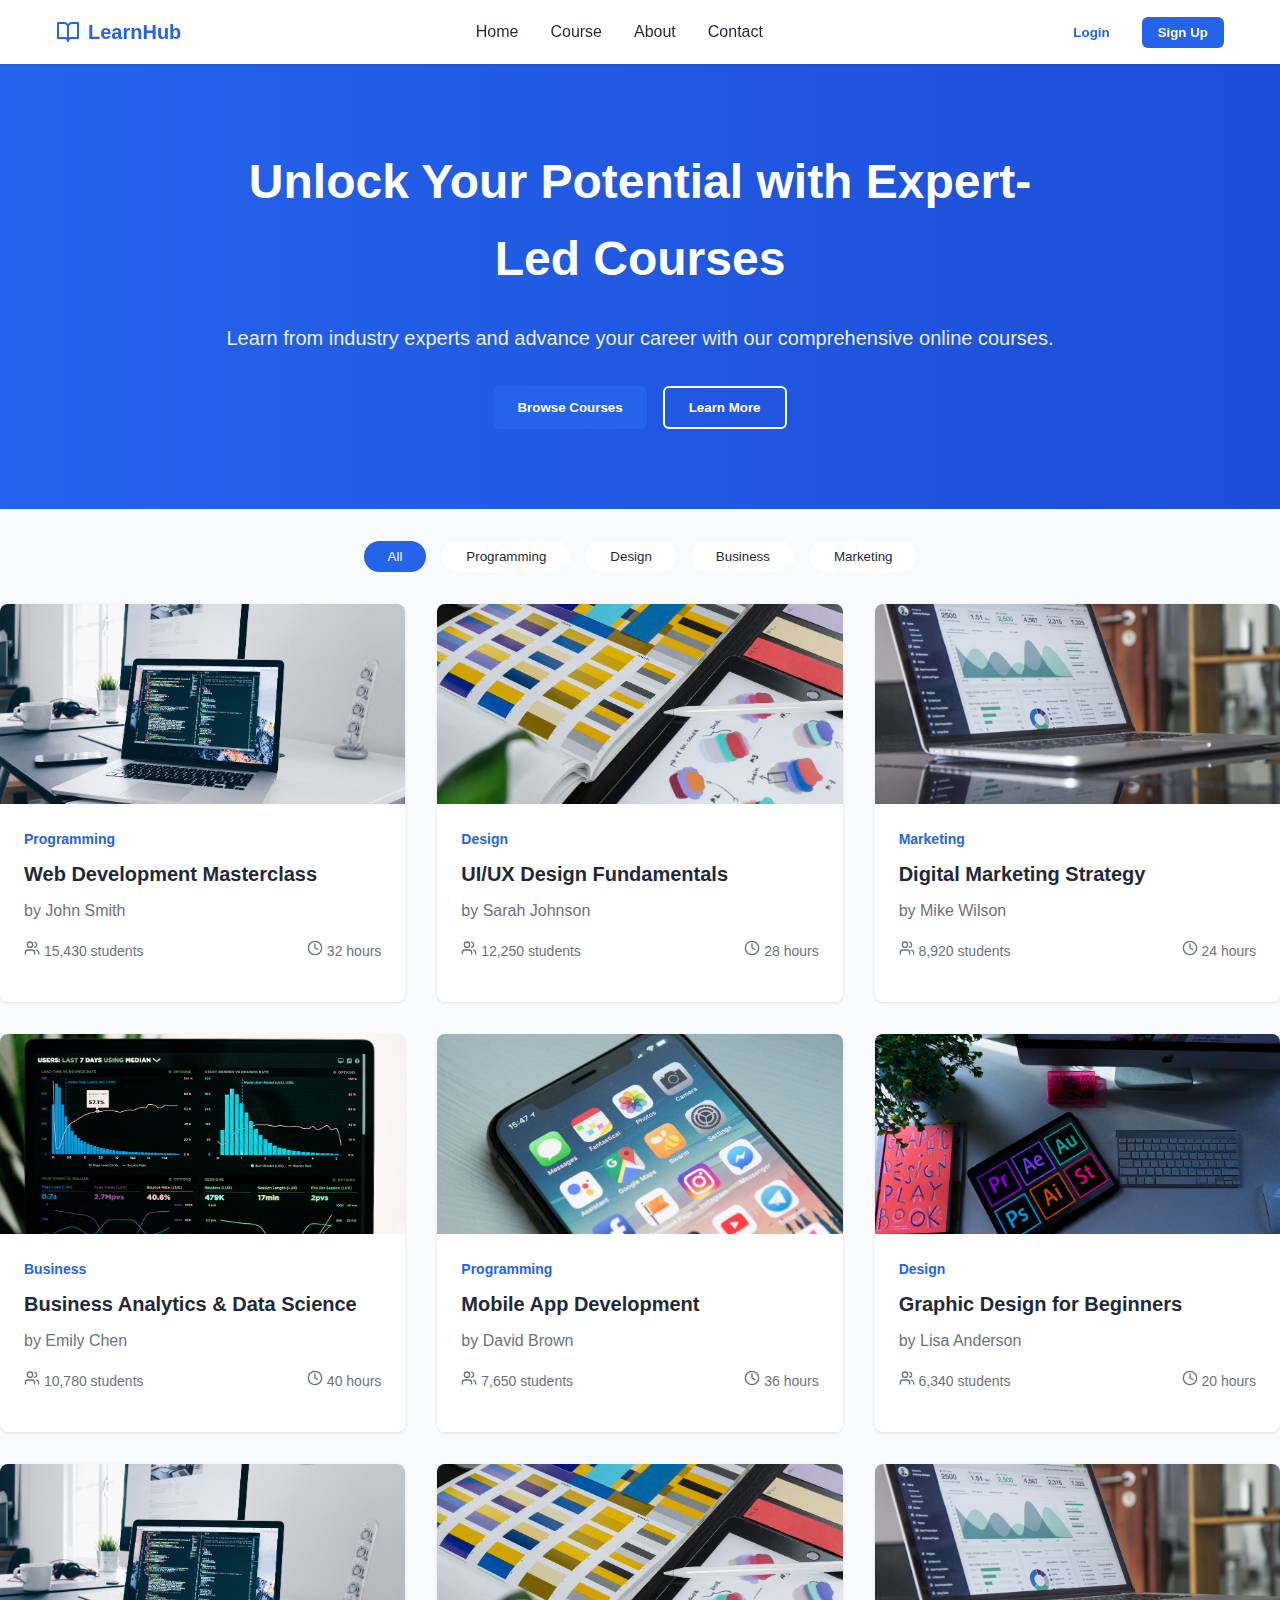
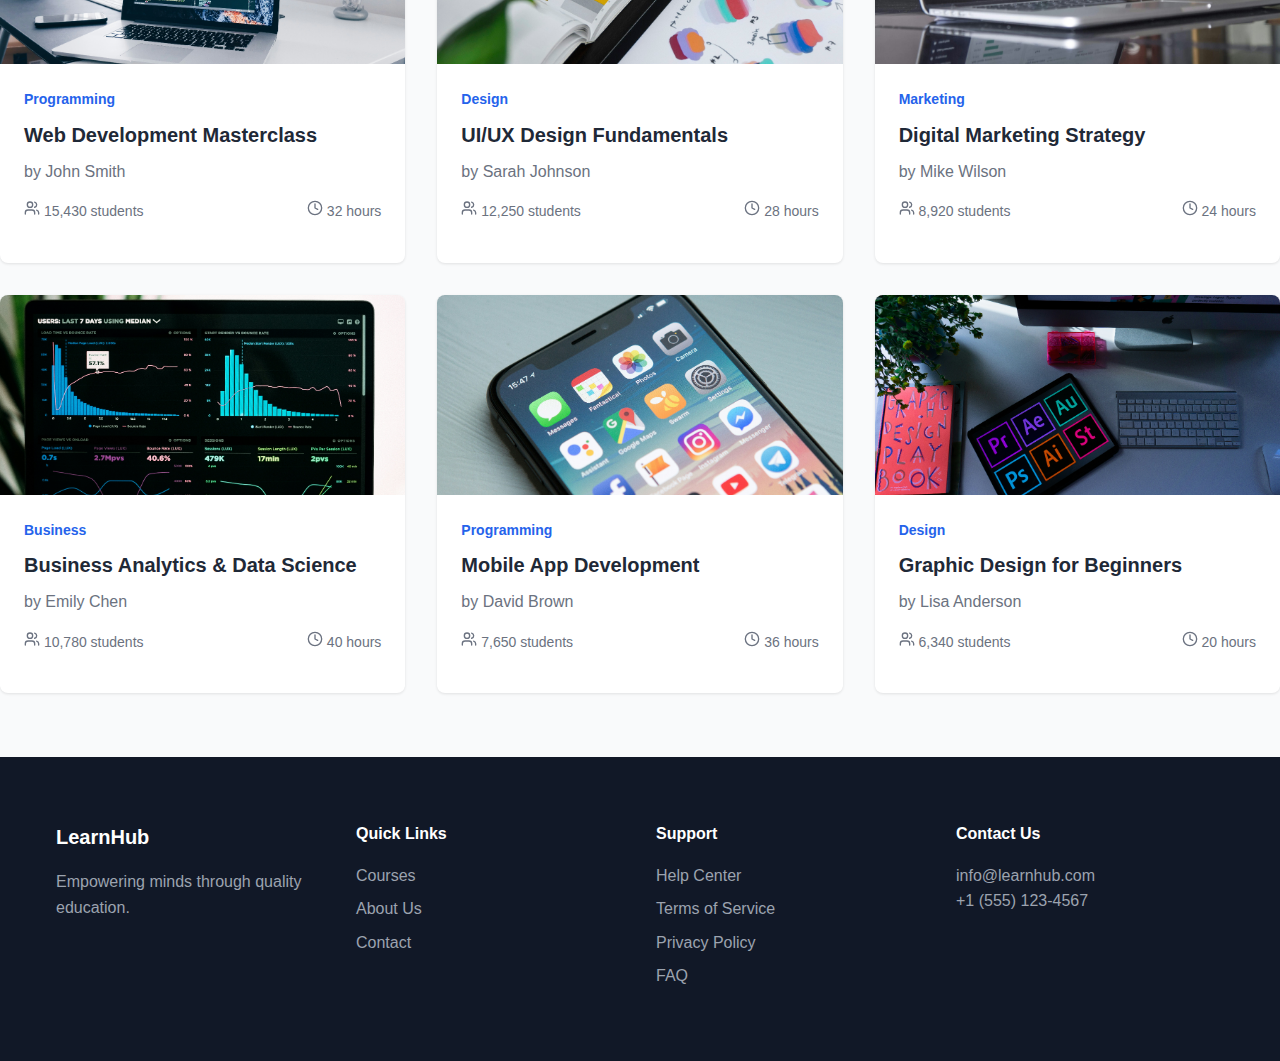
<file: i.html>
<!DOCTYPE html>
<html lang="en">
<head>
    <meta charset="UTF-8">
    <meta name="viewport" content="width=device-width, initial-scale=1.0">
    <title>LearnHub - Online Learning Platform</title>
    <link rel="stylesheet" href="style.css">
    <link rel="stylesheet" href="navbar.css">
    <link rel="stylesheet" href="hero.css">
    <link rel="stylesheet" href="courses.css">
    <link rel="stylesheet" href="footer.css">
</head>
<body>
    <!-- Navbar -->
    <nav class="navbar">
        <div class="container">
            <div class="logo">
                <svg xmlns="http://www.w3.org/2000/svg" width="24" height="24" viewBox="0 0 24 24" fill="none" stroke="currentColor" stroke-width="2" stroke-linecap="round" stroke-linejoin="round"><path d="M2 3h6a4 4 0 0 1 4 4v14a3 3 0 0 0-3-3H2z"/><path d="M22 3h-6a4 4 0 0 0-4 4v14a3 3 0 0 1 3-3h7z"/></svg>
                <span>LearnHub</span>
            </div>
            <ul class="nav-links">
                <li><a href="#home">Home</a></li>
                <li><a href="#course">Course</a></li>
                <li><a href="#about">About</a></li>
                <li><a href="#about">Contact</a></li>
            </ul>
            <div class="auth-buttons">
                <button class="btn-login">Login</button>
                <button class="btn-signup">Sign Up</button>
            </div>
        </div>
    </nav>
    <section id="home">
    <!-- Hero Section -->
    <header class="hero">
        <div class="container">
            <h1>Unlock Your Potential with Expert-Led Courses</h1>
            <p>Learn from industry experts and advance your career with our comprehensive online courses.</p>
            <div class="hero-buttons">
                <button class="btn-primary">Browse Courses</button>
                <button class="btn-secondary">Learn More</button>
            </div>
        </div>
    </header>
    
    </section>

    <!-- Course Filters -->
    <section id="course">
    <div class="container">
        <div class="filters">
            <button class="filter-btn active" data-category="all">All</button>
            <button class="filter-btn" data-category="programming">Programming</button>
            <button class="filter-btn" data-category="design">Design</button>
            <button class="filter-btn" data-category="business">Business</button>
            <button class="filter-btn" data-category="marketing">Marketing</button>
        </div>
    </section>

        <!-- Course Grid -->
        <div class="course-grid" id="courseGrid"></div>
    </div>

    <!-- Footer -->
    <section id="about">
    <footer class="footer">
        <div class="container">
            <div class="footer-content">
                <div class="footer-section">
                    <h3>LearnHub</h3>
                    <p>Empowering minds through quality education.</p>
                </div>
                <div class="footer-section">
                    <h4>Quick Links</h4>
                    <ul>
                        <li><a href="course.html">Courses</a></li>
                        <li><a href="learn.html">About Us</a></li>
                        <li><a href="contact.html">Contact</a></li>
                        
                    </ul>
                </div>
                <div class="footer-section">
                    <h4>Support</h4>
                    <ul>
                        <li><a href="contact.html">Help Center</a></li>
                        <li><a href="pt.html">Terms of Service</a></li>
                        <li><a href="pt.html">Privacy Policy</a></li>
                        <li><a href="faq.html">FAQ</a></li>
                    </ul>
                </div>
                
                <div class="footer-section">
                    <h4>Contact Us</h4>
                    <p>info@learnhub.com</p>
                    <p>+1 (555) 123-4567</p>
                </div>
            </div>
        </div>
    </footer>
</section>

<script src="data.js"></script>
<script src="cc.js"></script>
<script src="filter.js"></script>
<script src="main.js"></script>
<script src="jj.js"></script>

</body>
</html>
</file>
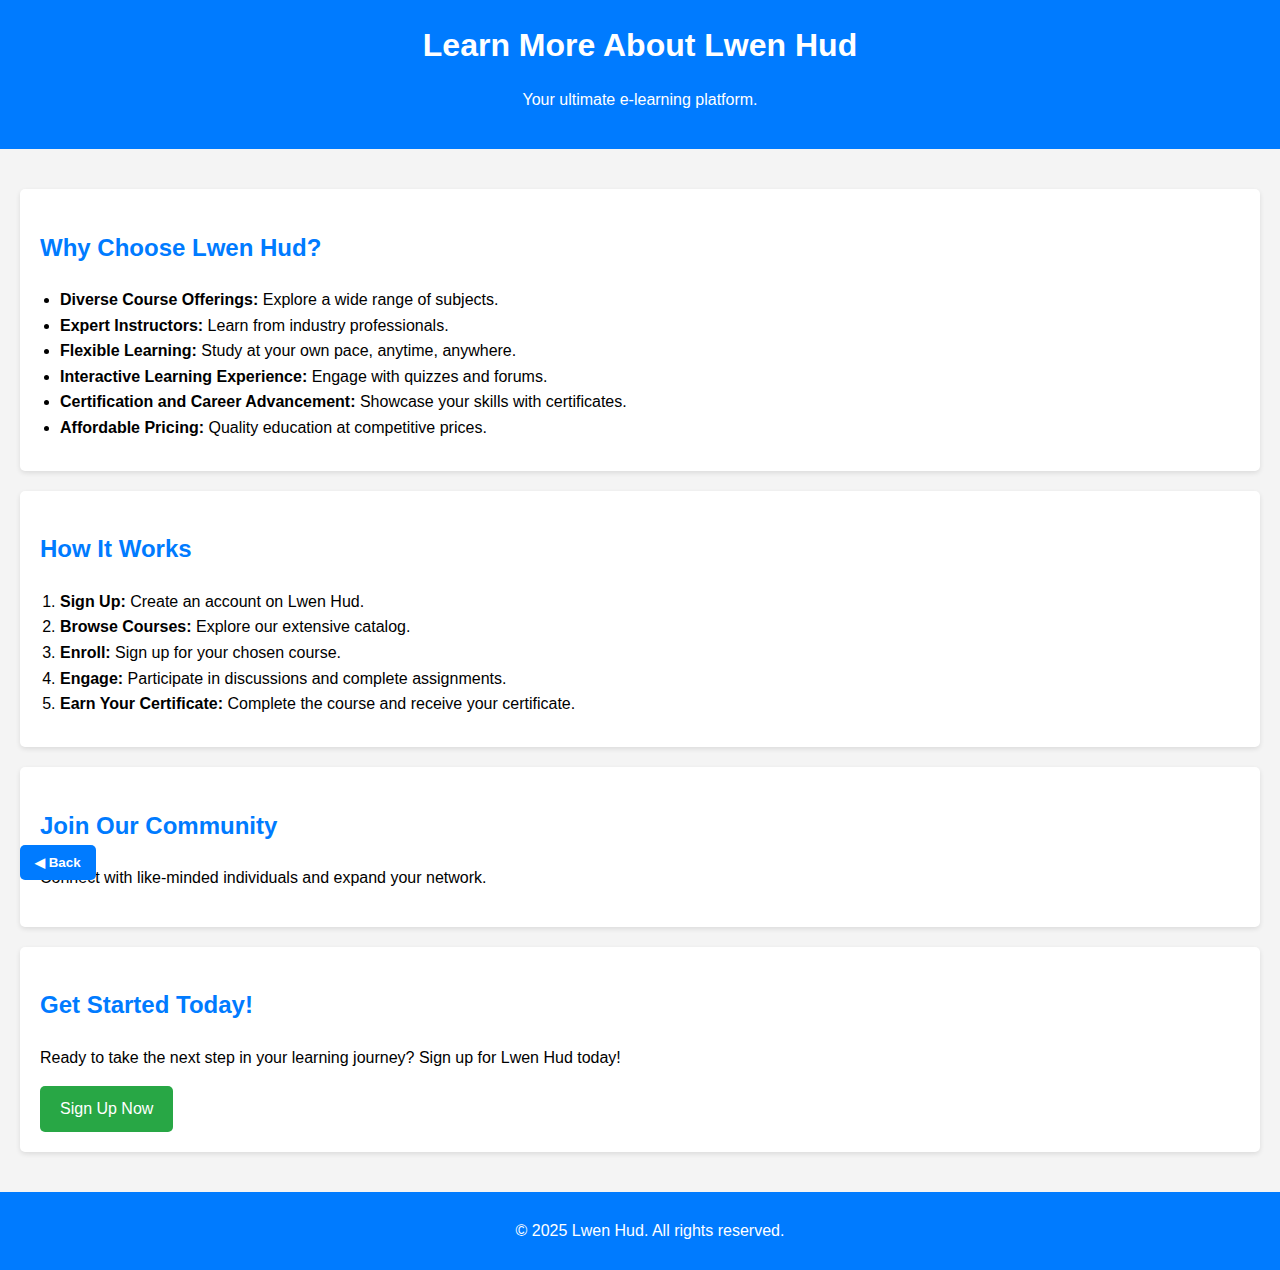
<file: learn.html>
<!DOCTYPE html>
<html lang="en">
<head>
    <meta charset="UTF-8">
    <meta name="viewport" content="width=device-width, initial-scale=1.0">
    <title>Learn More - Lwen Hud</title>
    <link rel="stylesheet" href="learn.css">

    <style>
        /* Add this CSS to your existing CSS file or within a <style> tag */
        .back-button {
            position: fixed; /* Fix the position */
            bottom: 20px; /* Distance from the bottom */
            left: 20px; /* Distance from the left */
            padding: 10px 15px; /* Padding for the button */
            background-color: #007BFF; /* Button background color */
            color: white; /* Button text color */
            border: none; /* Remove border */
            border-radius: 5px; /* Rounded corners */
            cursor: pointer; /* Pointer cursor on hover */
            font-weight: bold; /* Make the text bold */
            z-index: 1000; /* Ensure it appears above other elements */
        }

        .back-button:hover {
            background-color: #0056b3; /* Darker shade on hover */
        }
    </style>

</head>
<body>
    <header>
        <h1>Learn More About Lwen Hud</h1>
        <p>Your ultimate e-learning platform.</p>
    </header>

    <main>
        <section class="why-choose">
            <h2>Why Choose Lwen Hud?</h2>
            <ul>
                <li><strong>Diverse Course Offerings:</strong> Explore a wide range of subjects.</li>
                <li><strong>Expert Instructors:</strong> Learn from industry professionals.</li>
                <li><strong>Flexible Learning:</strong> Study at your own pace, anytime, anywhere.</li>
                <li><strong>Interactive Learning Experience:</strong> Engage with quizzes and forums.</li>
                <li><strong>Certification and Career Advancement:</strong> Showcase your skills with certificates.</li>
                <li><strong>Affordable Pricing:</strong> Quality education at competitive prices.</li>
            </ul>
        </section>

        <section class="how-it-works">
            <h2>How It Works</h2>
            <ol>
                <li><strong>Sign Up:</strong> Create an account on Lwen Hud.</li>
                <li><strong>Browse Courses:</strong> Explore our extensive catalog.</li>
                <li><strong>Enroll:</strong> Sign up for your chosen course.</li>
                <li><strong>Engage:</strong> Participate in discussions and complete assignments.</li>
                <li><strong>Earn Your Certificate:</strong> Complete the course and receive your certificate.</li>
            </ol>
        </section>

        <section class="community">
            <h2>Join Our Community</h2>
            <p>Connect with like-minded individuals and expand your network.</p>
        </section>

        <section class="get-started">
            <h2>Get Started Today!</h2>
            <p>Ready to take the next step in your learning journey? Sign up for Lwen Hud today!</p>
            <a href="signup.html" class="signup-button">Sign Up Now</a>
        </section>
    </main>

    <footer>
        <p>&copy; 2025 Lwen Hud. All rights reserved.</p>
        <button class="back-button" onclick="javascript:history.back()">&#9664; Back</button>
    </footer>
</body>
</html>
</file>
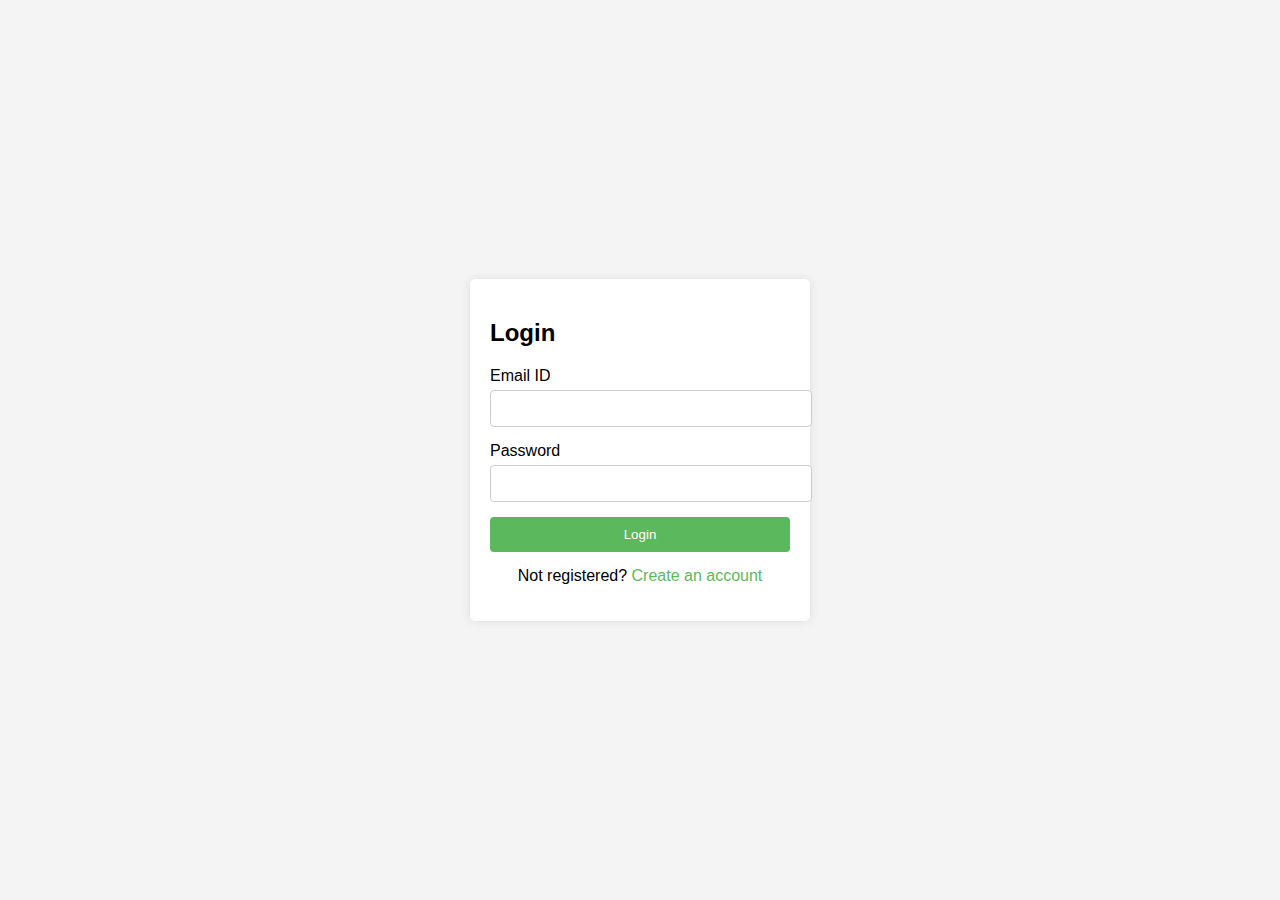
<file: login.html>
<!DOCTYPE html>
<html lang="en">
<head>
    <meta charset="UTF-8">
    <meta name="viewport" content="width=device-width, initial-scale=1.0">
    <title>Login Form</title>
    <link rel="stylesheet" href="login.css">

    

</head>
<body>
    <div class="login-container">
            <h2>Login</h2>
            <form id="loginForm">
                <div class="form-group">
                    <label for="username">Email ID</label>
                    <input type="email" id="email" name="email" required>
                </div>
                <div class="form-group">
                    <label for="password">Password</label>
                    <input type="password" id="password" name="password" required>
                </div>
            </form>
                <button class="submit">Login</button>
                <p class="message">Not registered? <a href="signup.html">Create an account</a></p>
            
    </div>
<script src="login.js"></script>
</body>
</html>
</file>
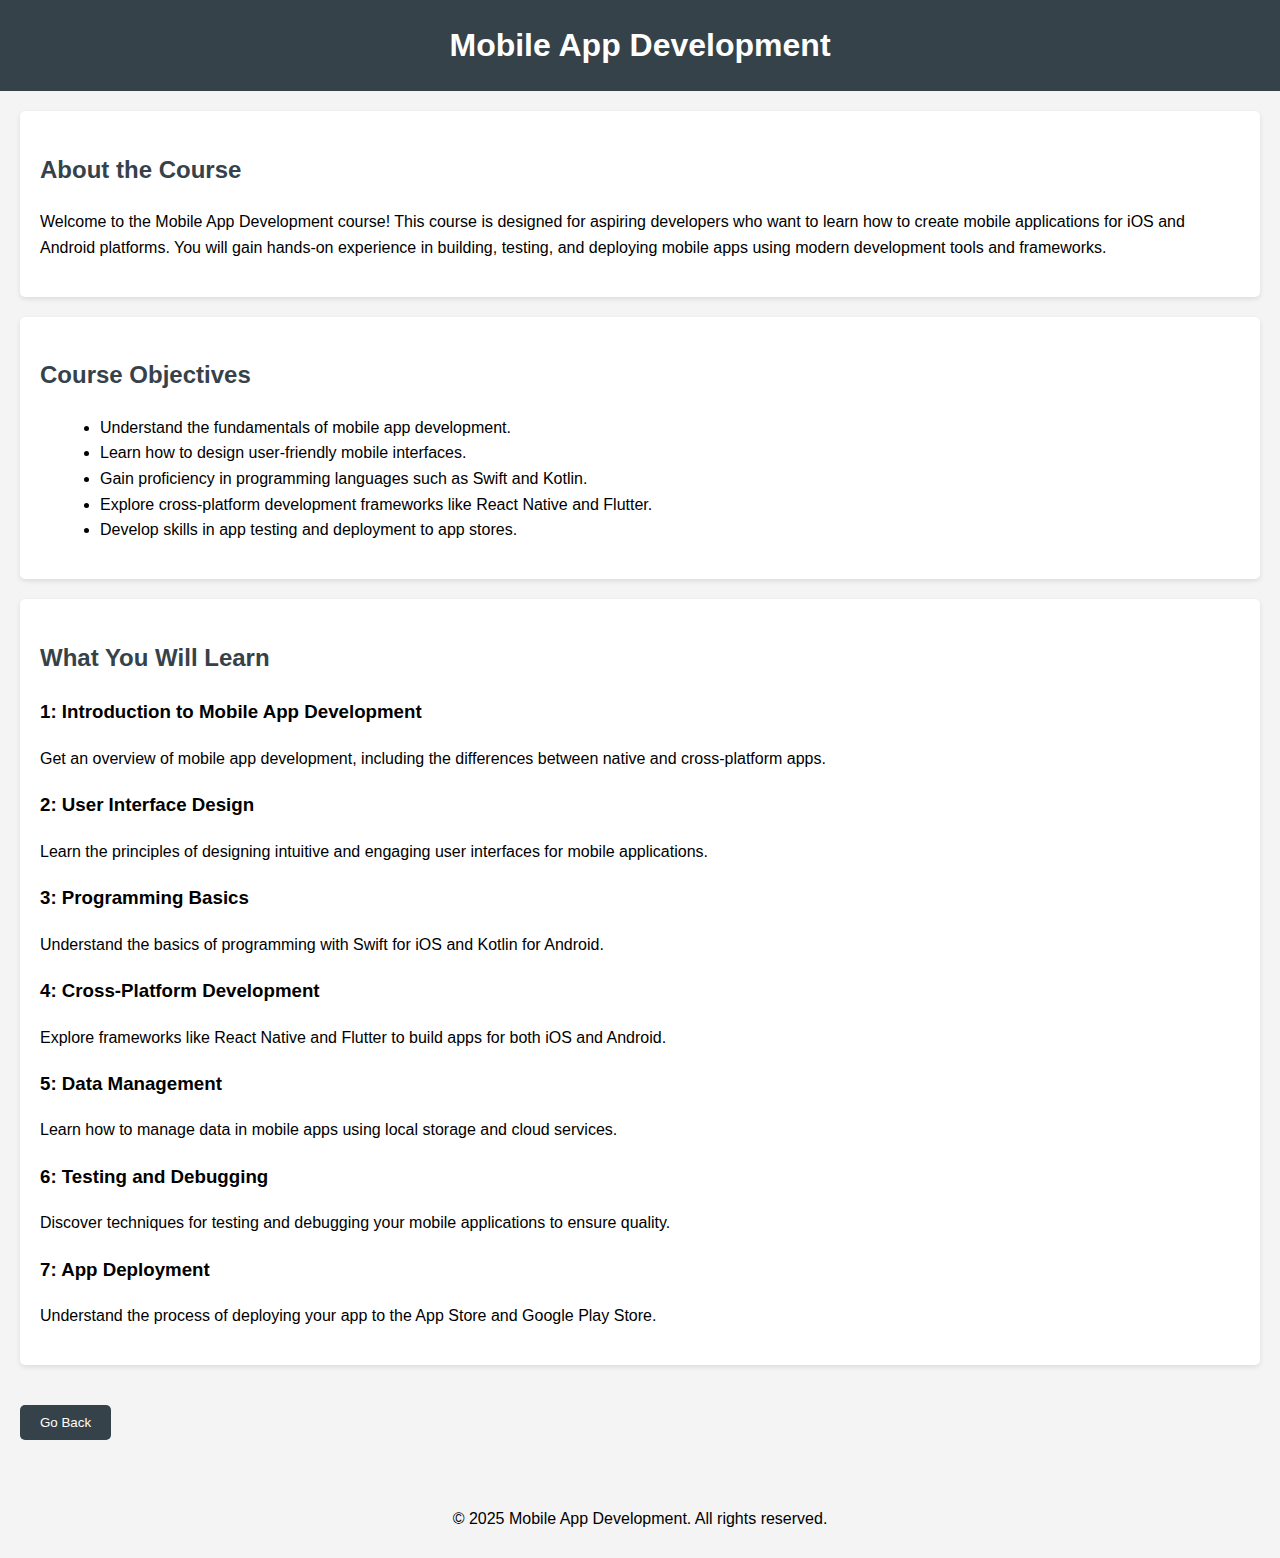
<file: md.html>
<!DOCTYPE html>
<html lang="en">
<head>
    <meta charset="UTF-8">
    <meta name="viewport" content="width=device-width, initial-scale=1.0">
    <title>Mobile App Development Overview</title>
    <link rel="stylesheet" href="md.css">
    <script>
        function goBack() {
            window.history.back();
        }
    </script>
</head>
<body>
    <header>
        <h1>Mobile App Development</h1>
    </header>
    <main>
        <section class="overview">
            <h2>About the Course</h2>
            <p>Welcome to the Mobile App Development course! This course is designed for aspiring developers who want to learn how to create mobile applications for iOS and Android platforms. You will gain hands-on experience in building, testing, and deploying mobile apps using modern development tools and frameworks.</p>
        </section>
        
        <section class="objectives">
            <h2>Course Objectives</h2>
            <ul>
                <li>Understand the fundamentals of mobile app development.</li>
                <li>Learn how to design user-friendly mobile interfaces.</li>
                <li>Gain proficiency in programming languages such as Swift and Kotlin.</li>
                <li>Explore cross-platform development frameworks like React Native and Flutter.</li>
                <li>Develop skills in app testing and deployment to app stores.</li>
            </ul>
        </section>

        <section class="curriculum">
            <h2>What You Will Learn</h2>
            <h3>1: Introduction to Mobile App Development</h3>
            <p>Get an overview of mobile app development, including the differences between native and cross-platform apps.</p>
            
            <h3>2: User Interface Design</h3>
            <p>Learn the principles of designing intuitive and engaging user interfaces for mobile applications.</p>
            
            <h3>3: Programming Basics</h3>
            <p>Understand the basics of programming with Swift for iOS and Kotlin for Android.</p>
            
            <h3>4: Cross-Platform Development</h3>
            <p>Explore frameworks like React Native and Flutter to build apps for both iOS and Android.</p>
            
            <h3>5: Data Management</h3>
            <p>Learn how to manage data in mobile apps using local storage and cloud services.</p>
            
            <h3>6: Testing and Debugging</h3>
            <p>Discover techniques for testing and debugging your mobile applications to ensure quality.</p>
            
            <h3>7: App Deployment</h3>
            <p>Understand the process of deploying your app to the App Store and Google Play Store.</p>
        </section>

        <button class="go-back" onclick="goBack()">Go Back</button>
    </main>
    <footer>
        <p>&copy; 2025 Mobile App Development. All rights reserved.</p>
    </footer>
</body>
</html>
</file>
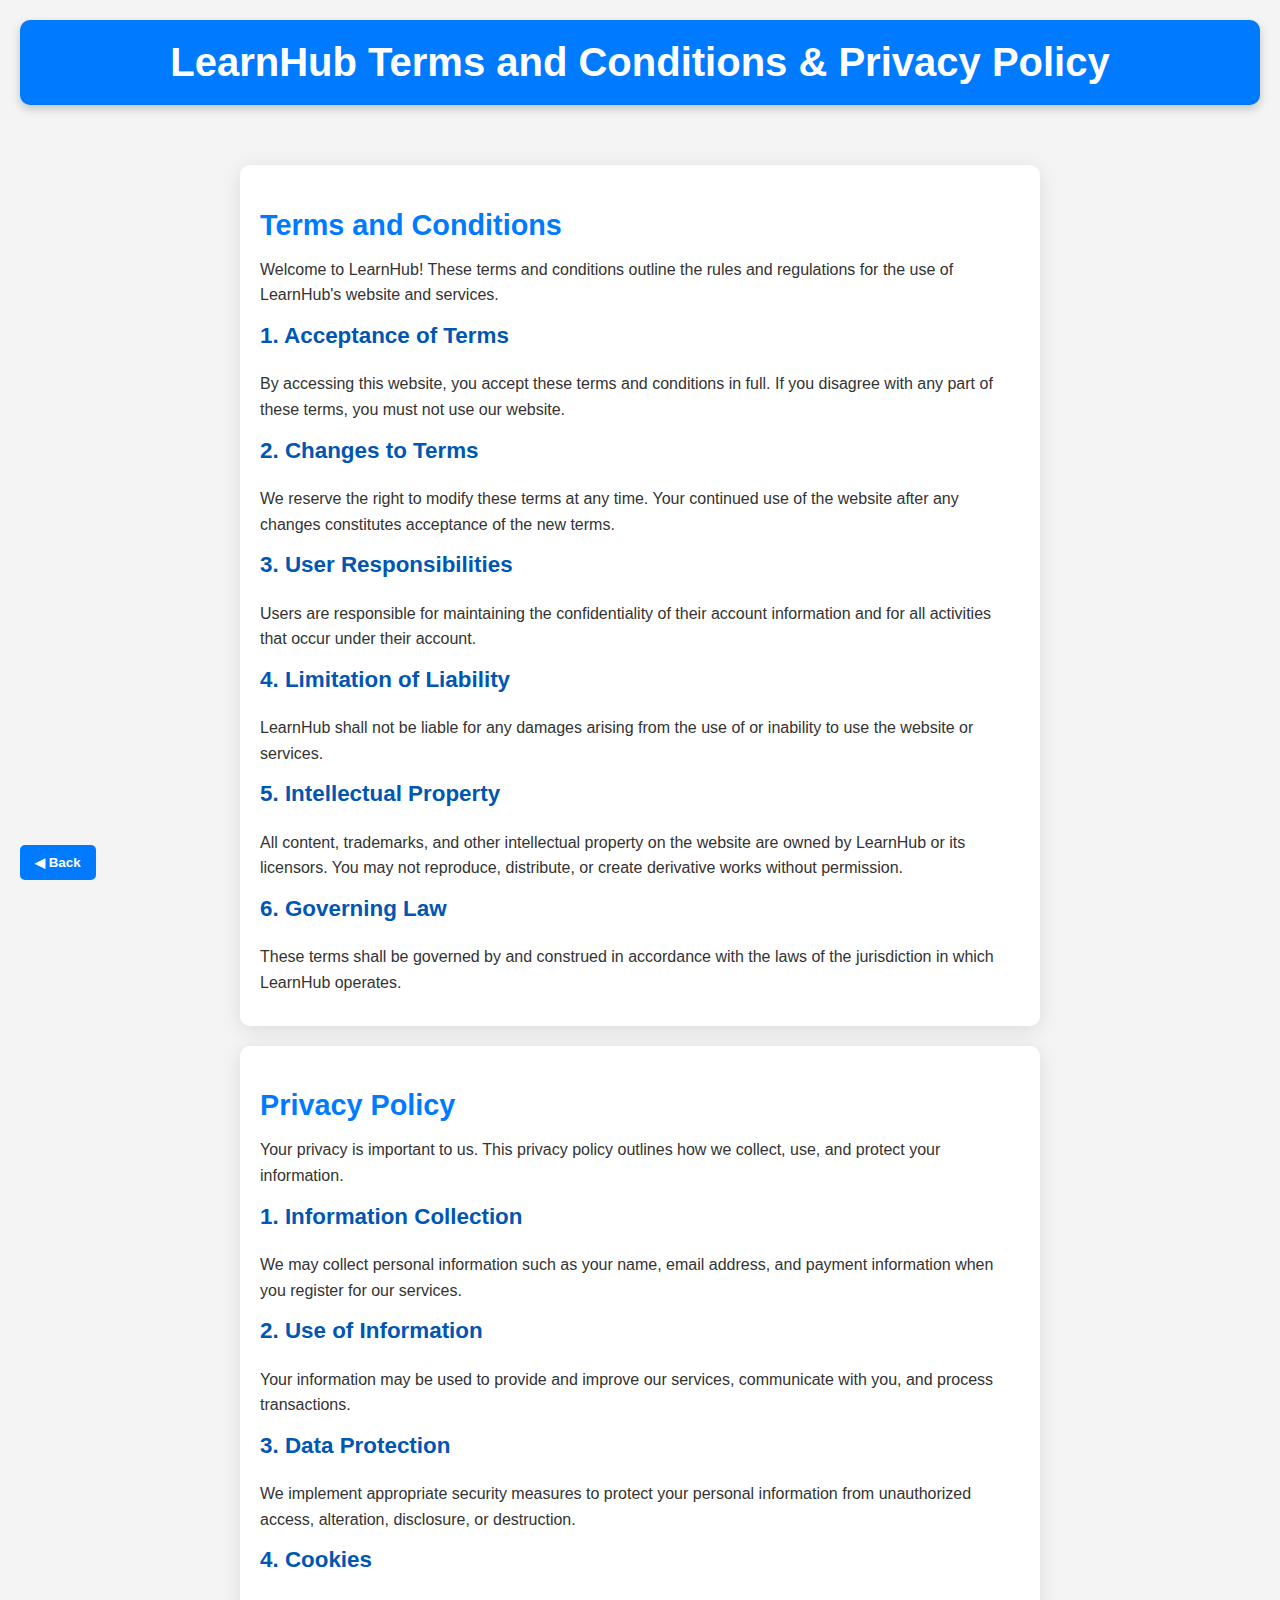
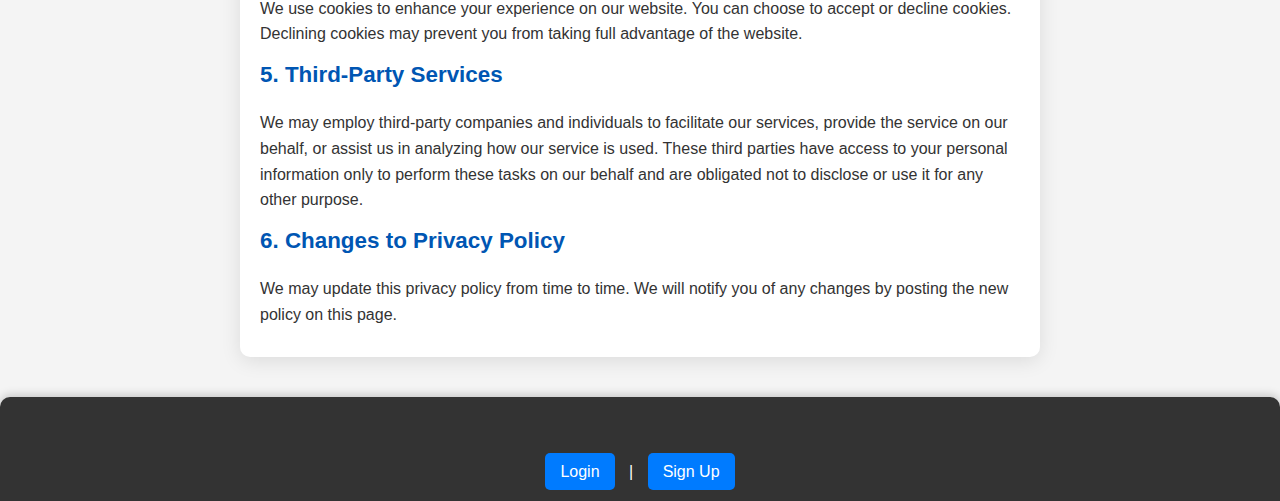
<file: pt.html>
<!DOCTYPE html>
<html lang="en">
<head>
    <meta charset="UTF-8">
    <meta name="viewport" content="width=device-width, initial-scale=1.0">
    <title>Terms and Conditions & Privacy Policy - LearnHub</title>
    <link rel="stylesheet" href="pt.css">
    <style>
        /* Add this CSS to your existing CSS file or within a <style> tag */
        .back-button {
            position: fixed; /* Fix the position */
            bottom: 20px; /* Distance from the bottom */
            left: 20px; /* Distance from the left */
            padding: 10px 15px; /* Padding for the button */
            background-color: #007BFF; /* Button background color */
            color: white; /* Button text color */
            border: none; /* Remove border */
            border-radius: 5px; /* Rounded corners */
            cursor: pointer; /* Pointer cursor on hover */
            font-weight: bold; /* Make the text bold */
            z-index: 1000; /* Ensure it appears above other elements */
        }

        .back-button:hover {
            background-color: #0056b3; /* Darker shade on hover */
        }
    </style>
</head>
<body>
    <header>
        <h1>LearnHub Terms and Conditions & Privacy Policy</h1>
    </header>

    <main>
        <section id="terms">
            <h2>Terms and Conditions</h2>
            <p>Welcome to LearnHub! These terms and conditions outline the rules and regulations for the use of LearnHub's website and services.</p>
            <h3>1. Acceptance of Terms</h3>
            <p>By accessing this website, you accept these terms and conditions in full. If you disagree with any part of these terms, you must not use our website.</p>
            <h3>2. Changes to Terms</h3>
            <p>We reserve the right to modify these terms at any time. Your continued use of the website after any changes constitutes acceptance of the new terms.</p>
            <h3>3. User Responsibilities</h3>
            <p>Users are responsible for maintaining the confidentiality of their account information and for all activities that occur under their account.</p>
            <h3>4. Limitation of Liability</h3>
            <p>LearnHub shall not be liable for any damages arising from the use of or inability to use the website or services.</p>
            <h3>5. Intellectual Property</h3>
            <p>All content, trademarks, and other intellectual property on the website are owned by LearnHub or its licensors. You may not reproduce, distribute, or create derivative works without permission.</p>
            <h3>6. Governing Law</h3>
            <p>These terms shall be governed by and construed in accordance with the laws of the jurisdiction in which LearnHub operates.</p>
        </section>

        <section id="privacy">
            <h2>Privacy Policy</h2>
            <p>Your privacy is important to us. This privacy policy outlines how we collect, use, and protect your information.</p>
            <h3>1. Information Collection</h3>
            <p>We may collect personal information such as your name, email address, and payment information when you register for our services.</p>
            <h3>2. Use of Information</h3>
            <p>Your information may be used to provide and improve our services, communicate with you, and process transactions.</p>
            <h3>3. Data Protection</h3>
            <p>We implement appropriate security measures to protect your personal information from unauthorized access, alteration, disclosure, or destruction.</p>
            <h3>4. Cookies</h3>
            <p>We use cookies to enhance your experience on our website. You can choose to accept or decline cookies. Declining cookies may prevent you from taking full advantage of the website.</p>
            <h3>5. Third-Party Services</h3>
            <p>We may employ third-party companies and individuals to facilitate our services, provide the service on our behalf, or assist us in analyzing how our service is used. These third parties have access to your personal information only to perform these tasks on our behalf and are obligated not to disclose or use it for any other purpose.</p>
            <h3>6. Changes to Privacy Policy</h3>
            <p>We may update this privacy policy from time to time. We will notify you of any changes by posting the new policy on this page.</p>
        </section>
    </main>

    <footer>
        <div class="footer-content">
            <p>&copy; 2023 LearnHub. All rights reserved.</p>
            <div class="footer-links">
                <a href="learn.html" class="button">Login</a>
                <span>|</span>
                <a href="signup.html" class="button">Sign Up</a>
            </div>
        </div>
    </footer>
    <button class="back-button" onclick="javascript:history.back()">&#9664; Back</button>
</body>
</html>
</file>
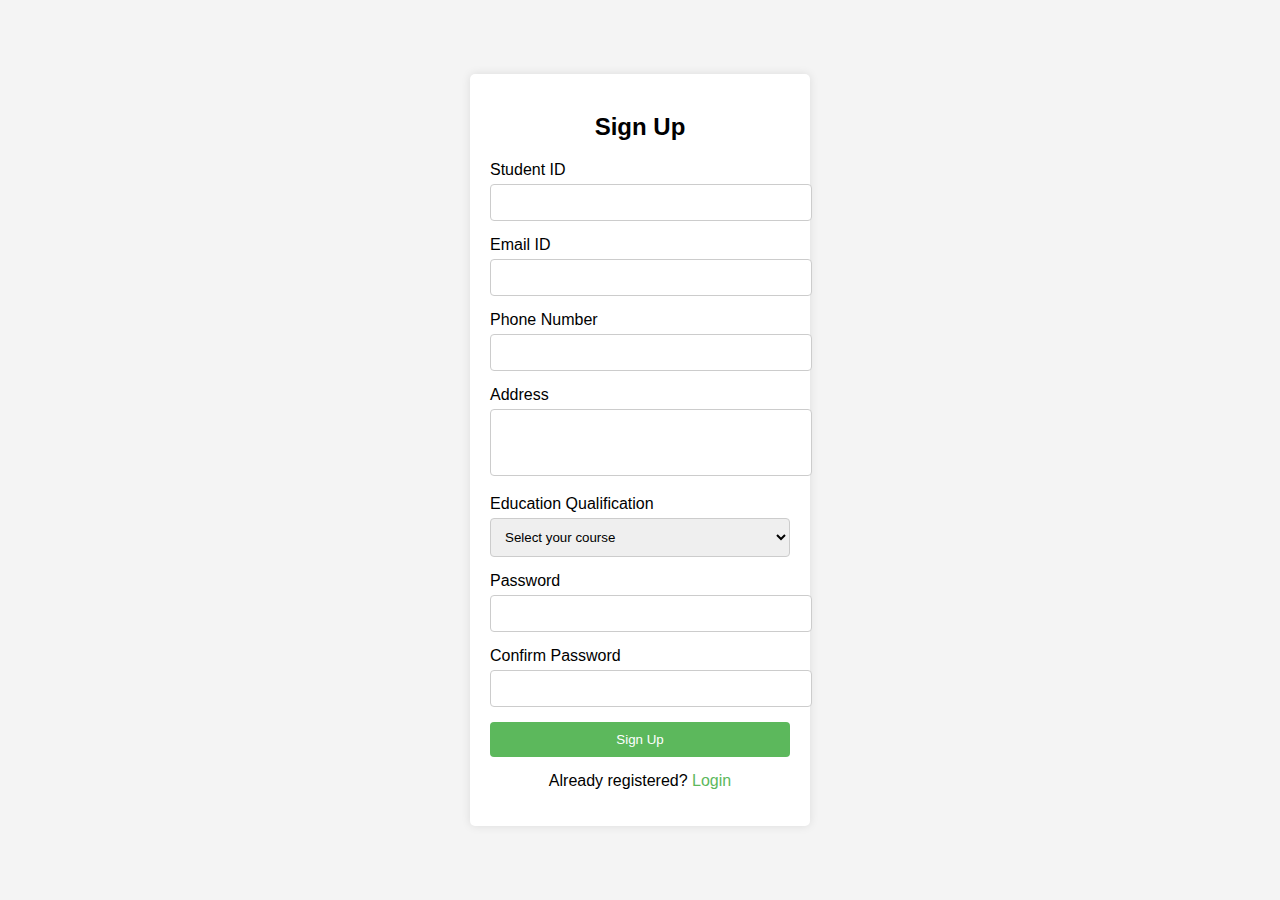
<file: signup.html>
<!DOCTYPE html>
<html lang="en">
<head>
    <meta charset="UTF-8">
    <meta name="viewport" content="width=device-width, initial-scale=1.0">
    <title>Sign Up Form</title>
    <link rel="stylesheet" href="signup.css">
</head>
<body>
    <div class="signup-container">
        <form class="signup-form">
            <h2>Sign Up</h2>
            <div class="form-group">
                <label for="student-id">Student ID</label>
                <input type="text" id="student-id" name="student-id" required>
            </div>
            <div class="form-group">
                <label for="email">Email ID</label>
                <input type="email" id="email" name="email" required>
            </div>
            <div class="form-group">
                <label for="phone">Phone Number</label>
                <input type="tel" id="phone" name="phone" required>
            </div>
            <div class="form-group">
                <label for="address">Address</label>
                <textarea id="address" name="address" rows="3" required></textarea>
            </div>
            <div class="form-group">
                <label for="education">Education Qualification</label>
<select id="education" name="education" required>
    <option value="" disabled selected>Select your course</option>
    
    <!-- High School -->
    <option value="high-school">High School</option>
    
    <!-- Bachelor's Degrees -->
    <option value="bachelor-computer-science">Bachelor's Degree in Computer Science</option>
    <option value="bachelor-business-administration">Bachelor's Degree in Business Administration</option>
    <option value="bachelor-engineering">Bachelor's Degree in Engineering</option>
    <option value="bachelor-arts">Bachelor's Degree in Arts</option>
    <option value="bachelor-nursing">Bachelor's Degree in Nursing</option>
    
    <!-- Master's Degrees -->
    <option value="master-business-administration">Master's Degree in Business Administration (MBA)</option>
    <option value="master-computer-science">Master's Degree in Computer Science</option>
    <option value="master-engineering">Master's Degree in Engineering</option>
    <option value="master-public-health">Master's Degree in Public Health</option>
    
    <!-- PhD -->
    <option value="phd-computer-science">PhD in Computer Science</option>
    <option value="phd-engineering">PhD in Engineering</option>
    <option value="phd-psychology">PhD in Psychology</option>
    
    <!-- Diplomas -->
    <option value="diploma-nursing">Diploma in Nursing</option>
    <option value="diploma-graphic-design">Diploma in Graphic Design</option>
    <option value="diploma-web-development">Diploma in Web Development</option>
    
    <!-- Certificates -->
    <option value="certificate-digital-marketing">Certificate in Digital Marketing</option>
    <option value="certificate-data-science">Certificate in Data Science</option>
    <option value="certificate-project-management">Certificate in Project Management</option>
</select>
            </div>
            <div class="form-group">
                <label for="password">Password</label>
                <input type="password" id="password" name="password" required>
            </div>
            <div class="form-group">
                <label for="confirm-password">Confirm Password</label>
                <input type="password" id="confirm-password" name="confirm-password" required>
            </div>
            <button type="submit">Sign Up</button>
            <p class="message">Already registered? <a href="login.html">Login</a></p>
        </form>
    </div>
</body>
</html>
</file>
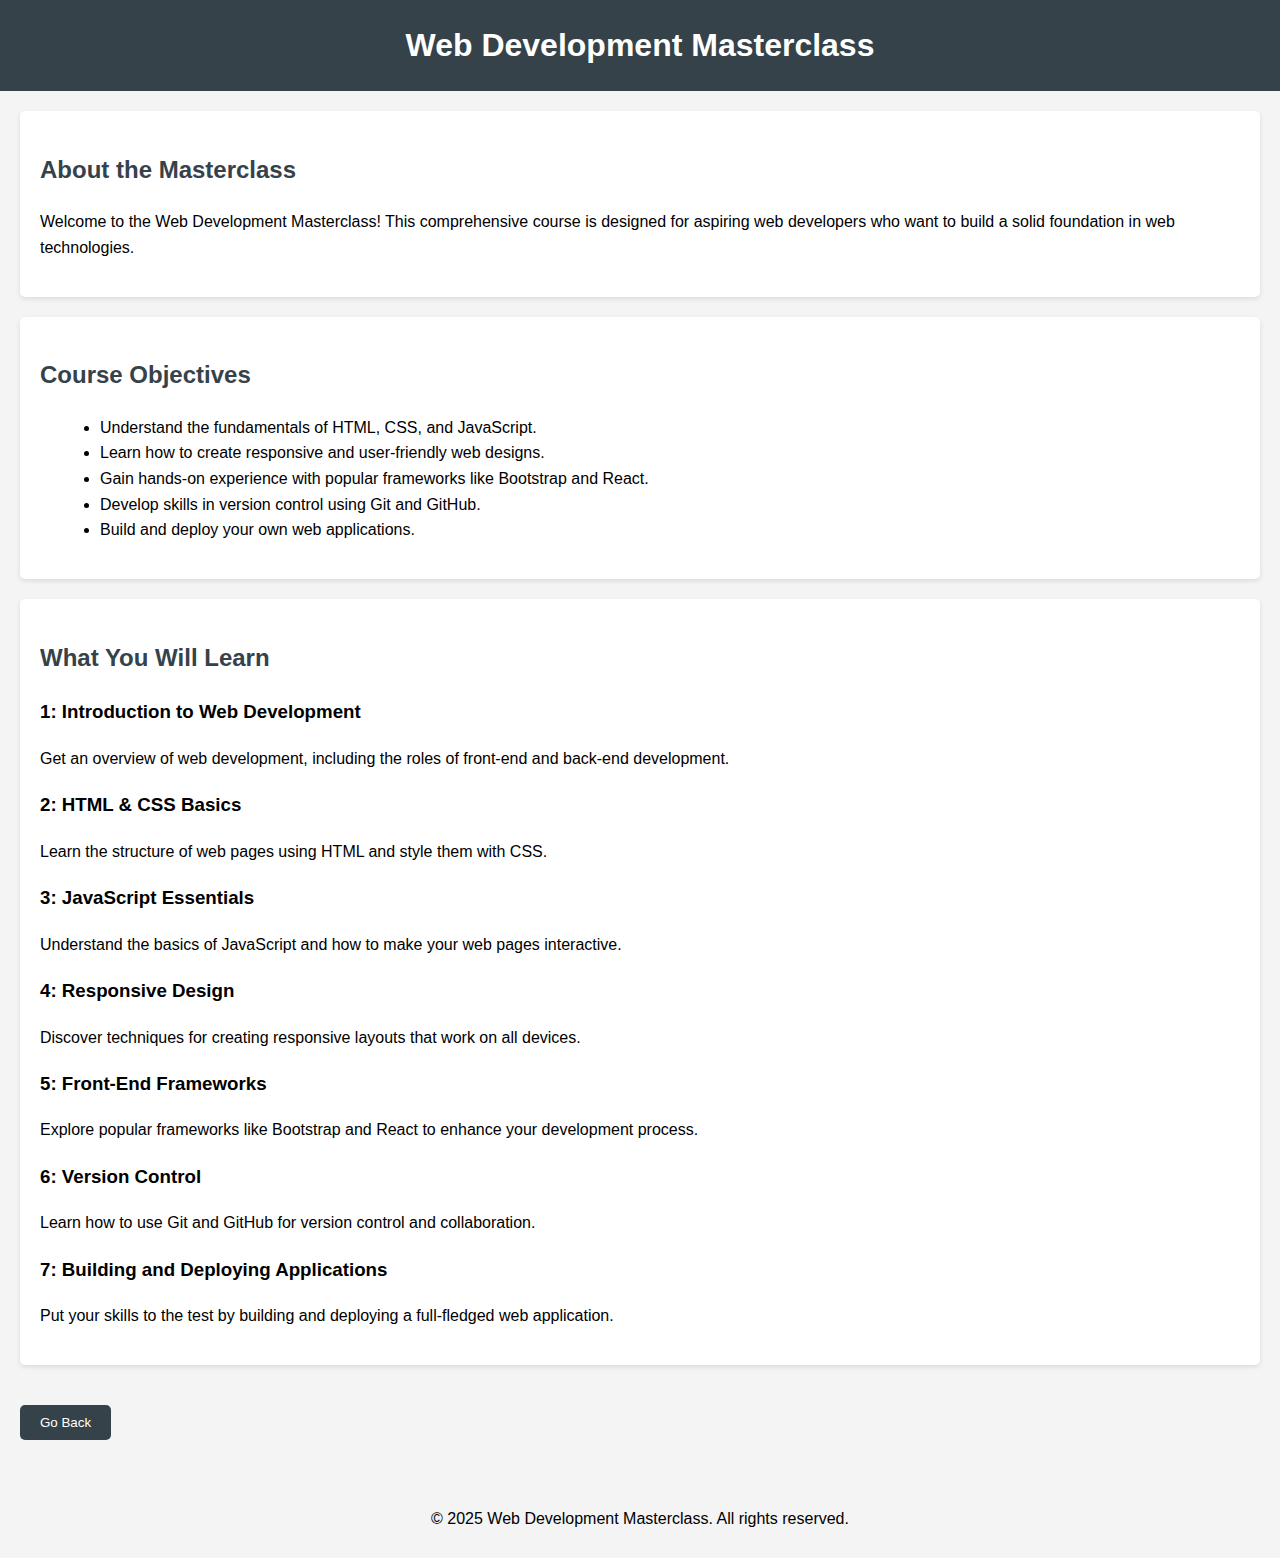
<file: w.html>
<!DOCTYPE html>
<html lang="en">
<head>
    <meta charset="UTF-8">
    <meta name="viewport" content="width=device-width, initial-scale=1.0">
    <title>Web Development Masterclass Overview</title>
    <link rel="stylesheet" href="w.css">
    <script>
        function goBack() {
            window.history.back();
        }
    </script>
</head>
<body>
    <header>
        <h1>Web Development Masterclass</h1>
    </header>
    <main>
        <section class="overview">
            <h2>About the Masterclass</h2>
            <p>Welcome to the Web Development Masterclass! This comprehensive course is designed for aspiring web developers who want to build a solid foundation in web technologies.</p>
        </section>
        
        <section class="objectives">
            <h2>Course Objectives</h2>
            <ul>
                <li>Understand the fundamentals of HTML, CSS, and JavaScript.</li>
                <li>Learn how to create responsive and user-friendly web designs.</li>
                <li>Gain hands-on experience with popular frameworks like Bootstrap and React.</li>
                <li>Develop skills in version control using Git and GitHub.</li>
                <li>Build and deploy your own web applications.</li>
            </ul>
        </section>

        <section class="curriculum">
            <h2>What You Will Learn</h2>
            <h3>1: Introduction to Web Development</h3>
            <p>Get an overview of web development, including the roles of front-end and back-end development.</p>
            
            <h3>2: HTML & CSS Basics</h3>
            <p>Learn the structure of web pages using HTML and style them with CSS.</p>
            
            <h3>3: JavaScript Essentials</h3>
            <p>Understand the basics of JavaScript and how to make your web pages interactive.</p>
            
            <h3>4: Responsive Design</h3>
            <p>Discover techniques for creating responsive layouts that work on all devices.</p>
            
            <h3>5: Front-End Frameworks</h3>
            <p>Explore popular frameworks like Bootstrap and React to enhance your development process.</p>
            
            <h3>6: Version Control</h3>
            <p>Learn how to use Git and GitHub for version control and collaboration.</p>
            
            <h3>7: Building and Deploying Applications</h3>
            <p>Put your skills to the test by building and deploying a full-fledged web application.</p>
        </section>

        <button class="go-back" onclick="goBack()">Go Back</button>
    </main>
    <footer>
        <p>&copy; 2025 Web Development Masterclass. All rights reserved.</p>
    </footer>
</body>
</html>
</file>
<file: style.css>
/* Base Styles */
:root {
    --primary-color: #2563eb;
    --primary-dark: #1d4ed8;
    --text-color: #1f2937;
    --text-light: #6b7280;
    --background: #f9fafb;
    --white: #ffffff;
}

* {
    margin: 0;
    padding: 0;
    box-sizing: border-box;
}

body {
    font-family: -apple-system, BlinkMacSystemFont, "Segoe UI", Roboto, "Helvetica Neue", Arial, sans-serif;
    line-height: 1.6;
    color: var(--text-color);
    background-color: var(--background);
}

.container {
    max-width: 1200px;
    margin: 0 auto;
    padding: 0 1rem;
}

button {
    cursor: pointer;
    font-family: inherit;
    border: none;
    outline: none;
}

/* Utility Classes */
.btn-primary {
    background-color: var(--primary-color);
    color: var(--white);
    padding: 0.75rem 1.5rem;
    border-radius: 0.375rem;
    font-weight: 600;
    transition: background-color 0.2s;
}

.btn-primary:hover {
    background-color: var(--primary-dark);
}

.btn-secondary {
    background-color: transparent;
    color: var(--white);
    padding: 0.75rem 1.5rem;
    border-radius: 0.375rem;
    font-weight: 600;
    border: 2px solid var(--white);
    transition: all 0.2s;
}

.btn-secondary:hover {
    background-color: var(--white);
    color: var(--primary-color);
}
</file>
<file: navbar.css>
.navbar {
    background-color: var(--white);
    box-shadow: 0 1px 3px rgba(0, 0, 0, 0.1);
    position: sticky;
    top: 0;
    z-index: 100;
}

.navbar .container {
    display: flex;
    justify-content: space-between;
    align-items: center;
    height: 4rem;
}

.logo {
    display: flex;
    align-items: center;
    gap: 0.5rem;
    color: var(--primary-color);
    font-weight: 700;
    font-size: 1.25rem;
}

.nav-links {
    display: flex;
    gap: 2rem;
    list-style: none;
}

.nav-links a {
    color: var(--text-color);
    text-decoration: none;
    font-weight: 500;
    transition: color 0.2s;
}

.nav-links a:hover,
.nav-links a.active {
    color: var(--primary-color);
}

.auth-buttons {
    display: flex;
    gap: 1rem;
}

.btn-login {
    color: var(--primary-color);
    background: none;
    font-weight: 600;
    padding: 0.5rem 1rem;
}

.btn-signup {
    background-color: var(--primary-color);
    color: var(--white);
    font-weight: 600;
    padding: 0.5rem 1rem;
    border-radius: 0.375rem;
    transition: background-color 0.2s;
}

.btn-signup:hover {
    background-color: var(--primary-dark);
}

@media (max-width: 768px) {
    .nav-links {
        display: none;
    }
}
</file>
<file: hero.css>
.hero {
    background: linear-gradient(to right, var(--primary-color), var(--primary-dark));
    color: var(--white);
    padding: 5rem 0;
    text-align: center;
}

.hero h1 {
    font-size: 3rem;
    font-weight: 800;
    margin-bottom: 1.5rem;
    max-width: 800px;
    margin-left: auto;
    margin-right: auto;
}

.hero p {
    font-size: 1.25rem;
    margin-bottom: 2rem;
    opacity: 0.9;
}

.hero-buttons {
    display: flex;
    gap: 1rem;
    justify-content: center;
}

@media (max-width: 768px) {
    .hero h1 {
        font-size: 2rem;
    }
    
    .hero-buttons {
        flex-direction: column;
        align-items: center;
    }
}
</file>
<file: courses.css>
.filters {
    display: flex;
    gap: 1rem;
    justify-content: center;
    margin: 2rem 0;
    flex-wrap: wrap;
}

.filter-btn {
    padding: 0.5rem 1.5rem;
    border-radius: 9999px;
    background-color: var(--white);
    color: var(--text-color);
    font-weight: 500;
    transition: all 0.2s;
}

.filter-btn:hover,
.filter-btn.active {
    background-color: var(--primary-color);
    color: var(--white);
}

.course-grid {
    display: grid;
    grid-template-columns: repeat(auto-fill, minmax(300px, 1fr));
    gap: 2rem;
    margin-bottom: 4rem;
}

.course-card {
    background-color: var(--white);
    border-radius: 0.5rem;
    overflow: hidden;
    box-shadow: 0 1px 3px rgba(0, 0, 0, 0.1);
    transition: transform 0.2s;
}

.course-card:hover {
    transform: translateY(-4px);
}

.course-image {
    position: relative;
    height: 200px;
    overflow: hidden;
}

.course-image img {
    width: 100%;
    height: 100%;
    object-fit: cover;
}

.video-overlay {
    position: absolute;
    inset: 0;
    background-color: rgba(0, 0, 0, 0.5);
    display: flex;
    align-items: center;
    justify-content: center;
    opacity: 0;
    transition: opacity 0.2s;
}

.course-image:hover .video-overlay {
    opacity: 1;
}

.course-content {
    padding: 1.5rem;
}

.course-category {
    color: var(--primary-color);
    font-weight: 600;
    font-size: 0.875rem;
    margin-bottom: 0.5rem;
}

.course-title {
    font-size: 1.25rem;
    font-weight: 600;
    margin-bottom: 0.5rem;
}

.course-instructor {
    color: var(--text-light);
    margin-bottom: 1rem;
}

.course-meta {
    display: flex;
    justify-content: space-between;
    color: var(--text-light);
    font-size: 0.875rem;
    margin-bottom: 1rem;
}

.course-footer {
    display: flex;
    justify-content: space-between;
    align-items: center;
}

.course-price {
    font-size: 1.5rem;
    font-weight: 700;
}

.enroll-btn {
    background-color: var(--primary-color);
    color: var(--white);
    padding: 0.5rem 1rem;
    border-radius: 0.375rem;
    font-weight: 600;
    transition: background-color 0.2s;

}

.enroll-btn:hover {
    background-color: var(--primary-dark);
}
</file>
<file: footer.css>
.footer {
    background-color: #111827;
    color: var(--white);
    padding: 4rem 0;
}

.footer-content {
    display: grid;
    grid-template-columns: repeat(auto-fit, minmax(200px, 1fr));
    gap: 2rem;
}

.footer-section h3 {
    font-size: 1.25rem;
    margin-bottom: 1rem;
}

.footer-section h4 {
    font-size: 1rem;
    margin-bottom: 1rem;
}

.footer-section p {
    color: #9ca3af;
}

.footer-section ul {
    list-style: none;
}

.footer-section ul li {
    margin-bottom: 0.5rem;
}

.footer-section ul a {
    color: #9ca3af;
    text-decoration: none;
    transition: color 0.2s;
}

.footer-section ul a:hover {
    color: var(--white);
}
</file>
<file: ba.css>
body {
    font-family: Arial, sans-serif;
    line-height: 1.6;
    margin: 0;
    padding: 0;
    background-color: #f4f4f4;
}

header {
    background: #35424a;
    color: #ffffff;
    padding: 20px 0;
    text-align: center;
}

h1 {
    margin: 0;
}

main {
    padding: 20px;
}

h2 {
    color: #35424a;
}

.overview, .objectives, .curriculum {
    background: #ffffff;
    border-radius: 5px;
    box-shadow: 0 2px 5px rgba(0, 0, 0, 0.1);
    margin-bottom: 20px;
    padding: 20px;
}

ul {
    list-style-type: disc;
    margin-left: 20px;
}

.go-back {
    display: inline-block;
    margin: 20px 0;
    padding: 10px 20px;
    background-color: #35424a;
    color: #ffffff;
    border: none;
    border-radius: 5px;
    cursor: pointer;
    text-align: center;
    text-decoration: none;
}

.go-back:hover {
    background-color: #2c3e50;
}

footer {
    text-align: center;
    padding: 10px ;}
</file>
<file: contact.css>
/* General Styles */
body {
    font-family: 'Arial', sans-serif;
    margin: 0;
    padding: 0;
    background-color: #f4f7fa; /* Light gray-blue background for a soft look */
    color: #333; /* Dark text for readability */
}

header {
    background-color: #0056b3; /* Darker blue for header */
    color: white;
    padding: 20px;
    text-align: center;
    box-shadow: 0 4px 10px rgba(0, 0, 0, 0.2);
    border-radius: 10px; /* Rounded corners */
}

nav ul {
    list-style-type: none;
    padding: 0;
}

nav ul li {
    display: inline;
    margin: 0 15px;
}

nav a {
    color: white;
    text-decoration: none;
    font-weight: bold;
    transition: color 0.3s;
}

nav a:hover {
    color: #e0e0e0; /* Lighter color on hover */
}

/* Main Content */
main {
    padding: 40px 20px; /* Increased padding for spaciousness */
    max-width: 900px; /* Centered content */
    margin: auto;
}

section {
    background: white;
    margin: 20px 0;
    padding: 30px;
    border-radius: 15px; /* More rounded corners */
    box-shadow: 0 4px 20px rgba(0, 0, 0, 0.1); /* Soft shadow */
    transition: transform 0.3s; /* Animation on hover */
    backdrop-filter: blur(10px); /* Fog effect */
}

section:hover {
    transform: translateY(-5px); /* Lift effect on hover */
}

h2 {
    color: #0056b3; /* Primary color for headings */
    margin-bottom: 15px;
    font-size: 1.8em;
    border-bottom: 2px solid #0056b3; /* Underline effect */
    padding-bottom: 10px;
    border-radius: 5px; /* Rounded edges for the heading */
    background: rgba(255, 255, 255, 0.8); /* Slightly transparent background */
    box-shadow: 0 2px 5px rgba(0, 0, 0, 0.1); /* Shadow for the heading */
}



/* Paragraph Styles */
p {
    line-height: 1.6; /* Improved readability */
    color: #555; /* Slightly lighter text */
}

/* Form Styles */
form {
    display: flex;
    flex-direction: column;
}

label {
    margin: 10px 0 5px;
    font-weight: bold;
}

input, textarea {
    padding: 12px;
    margin-bottom: 15px;
    border: 1px solid #ccc;
    border-radius: 5px; /* Rounded corners */
    font-size: 1em;
    transition: border-color 0.3s;
}

input:focus, textarea:focus {
    border-color: #0056b3; /* Highlight border on focus */
    outline: none; /* Remove default outline */
}

button {
    background-color: #007BFF; /* Bright blue for buttons */
    color: white;
    border: none;
    padding: 12px;
    border-radius: 5px; /* Rounded corners */
    cursor: pointer;
    font-size: 1em;
    transition: background-color 0.3s, transform 0.2s; /* Smooth transitions */
}

button:hover {
    background-color: #0056b3; /* Darker shade on hover */
    transform: translateY(-2px); /* Lift effect on hover */
}

/* Help Center Links */
ul {
    list-style-type: none;
    padding: 0;
}

ul li {
    margin: 10px 0;
}

ul li a {
    color: #007BFF; /* Link color */
    text-decoration: none;
    transition: color 0.3s;
}

ul li a:hover {
    color: #0056b3; /* Darker shade on hover */
}

/* Footer Styles */
footer {
    background-color: #02122a; /* Dark footer */
    color: white;
    text-align: center;
    padding: 15px 0;
    position: relative;
    bottom: 0;
    width: 100%;
}

.footer-content {
    margin: 0;
}
</file>
<file: course.css>
body {
    font-family: 'Arial', sans-serif;
    margin: 0;
    padding: 0;
    background-color: #f4f4f4;
}

header {
    background-color: #007BFF;
    color: white;
    padding: 20px;
    text-align: center;
}

nav ul {
    list-style-type: none;
    padding: 0;
}

nav ul li {
    display: inline;
    margin: 0 15px;
}

nav a {
    color: white;
    text-decoration: none;
    font-weight: bold;
}

nav a:hover {
    text-decoration: underline;
}

main {
    padding: 20px;
}

section {
    background: white;
    margin: 20px 0;
    padding: 20px;
    border-radius: 8px;
    box-shadow: 0 4px 10px rgba(0, 0, 0, 0.1);
}

h2 {
    color: #007BFF;
    margin-bottom: 20px;
}

.course-container {
    display: flex;
    flex-wrap: wrap;
    justify-content: space-between;
}

.course-card {
    background: #ffffff;
    border: 1px solid #ddd;
    border-radius: 8px;
    margin: 10px;
    width: calc(30% - 20px); /* Adjust width for three cards per row */
    box-shadow: 0 2px 5px rgba(0, 0, 0, 0.1);
    transition: transform 0.3s, box-shadow 0.3s;
}

.course-card:hover {
    transform: translateY(-5px);
    box-shadow: 0 4px 15px rgba(0, 0, 0, 0.2);
}

.course-card img {
    width: 100%;
    border-top-left-radius: 8px;
    border-top-right-radius: 8px;
}

.course-card h3 {
    margin: 15px;
    font-size: 1.2em;
    color: #007BFF;
}

.course-card p {
    margin: 0 15px 15px;
    color: #555;
}

footer {
    background-color: #333;
    color: white;
    text-align: center;
    padding: 10px 0;
    position: relative;
    bottom: 0;
    width: 100%;
}

.footer-content {
    margin: 0;
}

.footer-links {
    margin-top: 10px;
}

.footer-links a {
    color: white;
    text-decoration: none;
    margin: 0 10px;
}

.footer-links a:hover {
    text-decoration: underline;
}
</file>
<file: d.css>
body {
    font-family: Arial, sans-serif;
    line-height: 1.6;
    margin: 0;
    padding: 0;
    background-color: #f4f4f4;
}

header {
    background: #35424a;
    color: #ffffff;
    padding: 20px 0;
    text-align: center;
}

h1 {
    margin: 0;
}

main {
    padding: 20px;
}

h2 {
    color: #35424a;
}

.overview, .objectives, .curriculum {
    background: #ffffff;
    border-radius: 5px;
    box-shadow: 0 2px 5px rgba(0, 0, 0, 0.1);
    margin-bottom: 20px;
    padding: 20px;
}

ul {
    list-style-type: disc;
    margin-left: 20px;
}

.go-back {
    display: inline-block;
    margin: 20px 0;
    padding: 10px 20px;
    background-color: #35424a;
    color: #ffffff;
    border: none;
    border-radius: 5px;
    cursor: pointer;
    text-align: center;
    text-decoration: none;
}

.go-back:hover {
    background-color: #2c3e}
</file>
<file: dm.css>
body {
    font-family: Arial, sans-serif;
    line-height: 1.6;
    margin: 0;
    padding: 0;
    background-color: #f4f4f4;
}

header {
    background: #35424a;
    color: #ffffff;
    padding: 20px 0;
    text-align: center;
}

h1 {
    margin: 0;
}

main {
    padding: 20px;
}

h2 {
    color: #35424a;
}

.overview, .objectives, .curriculum {
    background: #ffffff;
    border-radius: 5px;
    box-shadow: 0 2px 5px rgba(0, 0, 0, 0.1);
    margin-bottom: 20px;
    padding: 20px;
}

ul {
    list-style-type: disc;
    margin-left: 20px;
}

.go-back {
    display: inline-block;
    margin: 20px 0;
    padding: 10px 20px;
    background-color: #35424a;
    color: #ffffff;
    border: none;
    border-radius: 5px;
    cursor: pointer;
    text-align: center;
    text-decoration: none;
}

.go-back:hover {
    background-color: #2c3e50;
}

footer {
    text-align: center;
    padding: 10px 0;
    background: #354243 ;
}
</file>
<file: faq.css>
/* General Styles */
body {
    font-family: 'Arial', sans-serif;
    margin: 0;
    padding: 0;
    background-color: #f4f4f4; /* Light background for contrast */
}

header {
    background-color: #007BFF; /* Primary color */
    color: white;
    padding: 20px;
    text-align: center;
    box-shadow: 0 4px 10px rgba(0, 0, 0, 0.2); /* Soft shadow */
    border-radius: 8px; /* Rounded corners */
}

nav ul {
    list-style-type: none;
    padding: 0;
}

nav ul li {
    display: inline;
    margin: 0 15px;
}

nav a {
    color: white;
    text-decoration: none;
    font-weight: bold;
    transition: color 0.3s; /* Smooth color transition */
}

nav a:hover {
    color: #e0e0e0; /* Lighter color on hover */
}

main {
    padding: 20px;
}

section {
    background: white;
    margin: 20px 0;
    padding: 20px;
    border-radius: 10px; /* More rounded corners */
    box-shadow: 0 4px 20px rgba(0, 0, 0, 0.1); /* Enhanced shadow */
    transition: transform 0.3s; /* Smooth animation */
}

section:hover {
    transform: translateY(-2px); /* Lift effect on hover */
}

h2 {
    color: #007BFF; /* Primary color for headings */
    margin-bottom: 20px;
    font-size: 1.8em; /* Larger font size for headings */
}

.faq-item {
    border-bottom: 1px solid #ddd;
    padding: 15px 0;
    transition: background-color 0.3s; /* Smooth background transition */
}

.faq-item:last-child {
    border-bottom: none; /* Remove border for the last item */
}

.faq-item:hover {
    background-color: rgba(0, 123, 255, 0.1); /* Light blue background on hover */
}

.faq-item h3 {
    cursor: pointer;
    color: #007BFF; /* Primary color for questions */
    transition: color 0.3s, text-shadow 0.3s; /* Smooth transition for color and shadow */
    display: flex;
    justify-content: space-between;
    align-items: center;
    padding: 10px; /* Padding for better click area */
    border-radius: 5px; /* Rounded corners for the question */
}

.faq-item h3:hover {
    color: #042950; /* Darker shade on hover */
    text-shadow: 0 1px 3px rgba(0, 0, 0, 0.2); /* Shadow effect on hover */
}

.faq-answer {
    display: none; /* Hide answers by default */
    margin-top: 10px;
    padding: 10px;
    background-color: rgba(240, 240, 240, 0.9); /* Light gray background with transparency */
    border-left: 4px solid #007BFF; /* Left border for emphasis */
    border-radius: 5px; /* Rounded corners for answers */
    box-shadow: 0 2px 5px rgba(0, 0, 0, 0.1); /* Soft shadow for answers */
    transition: max-height 0.3s ease, opacity 0.3s ease; /* Smooth transition for visibility */
    max-height: 0; /* Initially hidden */
    opacity: 0; /* Initially hidden */
    overflow: hidden; /* Hide overflow */
}

.faq-answer.visible {
    display: block; /* Show answer when visible class is added */
    max-height: 200px; /* Set a max height for the transition */
    opacity: 1; /* Fade in effect */
}

.registration-prompt {
    text-align: center;
    margin-top: 30px;
    padding: 20px;
    background-color: #e9ecef; /* Light gray background */
    border-radius: 8px; /* Rounded corners */
    box-shadow: 0 2px 5px rgba(0, 0, 0, 0.1); /* Soft shadow */
    
}

.registration-prompt p {
    margin: 0 0 10px;
    font-size: 18px;
    
    
}

.button {
    display: inline-block;
    padding: 10px 20px;
    margin: 5px;}
</file>
<file: gd.css>
body {
    font-family: Arial, sans-serif;
    line-height: 1.6;
    margin: 0;
    padding: 0;
    background-color: #f4f4f4;
}

header {
    background: #35424a;
    color: #ffffff;
    padding: 20px 0;
    text-align: center;
}

h1 {
    margin: 0;
}

main {
    padding: 20px;
}

h2 {
    color: #35424a;
}

.overview, .objectives, .curriculum {
    background: #ffffff;
    border-radius: 5px;
    box-shadow: 0 2px 5px rgba(0, 0, 0, 0.1);
    margin-bottom: 20px;
    padding: 20px;
}

ul {
    list-style-type: disc;
    margin-left: 20px;
}

.go-back {
    display: inline-block;
    margin: 20px 0;
    padding: 10px 20px;
    background-color: #35424a;
    color: #ffffff;
    border: none;
    border-radius: 5px;
    cursor: pointer;
    text-align: center;
    text-decoration: none;
}

.go-back:hover {
    background-color: #2c3e50;
}

footer {
    text-align: center;}
</file>
<file: learn.css>
body {
    font-family: Arial, sans-serif;
    line-height: 1.6;
    margin: 0;
    padding: 0;
    background-color: #f4f4f4;
}

header {
    background: #007bff;
    color: #fff;
    padding: 20px;
    text-align: center;
}

h1 {
    margin: 0;
}

main {
    padding: 20px;
}

section {
    background: #fff;
    margin: 20px 0;
    padding: 20px;
    border-radius: 5px;
    box-shadow: 0 2px 5px rgba(0, 0, 0, 0.1);
}

h2 {
    color: #007bff;
}

ul, ol {
    margin: 10px 0;
    padding-left: 20px;
}

.signup-button {
    display: inline-block;
    background: #28a745;
    color: #fff;
    padding: 10px 20px;
    text-decoration: none;
    border-radius: 5px;
}

.signup-button:hover {
    background: #218838;
}

footer {
    text-align: center;
    padding: 10px;
    background: #007bff;
    color: #fff;
    position: relative;
    bottom: 0;
    width: 100%;
}
</file>
<file: login.css>
body {
    font-family: Arial, sans-serif;
    background-color: #f4f4f4;
    display: flex;
    justify-content: center;
    align-items: center;
    height: 100vh;
    margin: 0;
}

.login-container {
    background-color: white;
    padding: 20px;
    border-radius: 5px;
    box-shadow: 0 0 10px rgba(0, 0, 0, 0.1);
    width: 300px;
}

.login-form h2 {
    margin-bottom: 20px;
    text-align: center;
}

.form-group {
    margin-bottom: 15px;
}

.form-group label {
    display: block;
    margin-bottom: 5px;
}

.form-group input {
    width: 100%;
    padding: 10px;
    border: 1px solid #ccc;
    border-radius: 4px;
}

button {
    width: 100%;
    padding: 10px;
    background-color: #5cb85c;
    color: white;
    border: none;
    border-radius: 4px;
    cursor: pointer;
}

button:hover {
    background-color: #4cae4c;
}

.message {
    text-align: center;
    margin-top: 15px;
}

.message a {
    color: #5cb85c;
    text-decoration: none;
}

.message a:hover {
    text-decoration: underline;
}
</file>
<file: md.css>
body {
    font-family: Arial, sans-serif;
    line-height: 1.6;
    margin: 0;
    padding: 0;
    background-color: #f4f4f4;
}

header {
    background: #35424a;
    color: #ffffff;
    padding: 20px 0;
    text-align: center;
}

h1 {
    margin: 0;
}

main {
    padding: 20px;
}

h2 {
    color: #35424a;
}

.overview, .objectives, .curriculum {
    background: #ffffff;
    border-radius: 5px;
    box-shadow: 0 2px 5px rgba(0, 0, 0, 0.1);
    margin-bottom: 20px;
    padding: 20px;
}

ul {
    list-style-type: disc;
    margin-left: 20px;
}

.go-back {
    display: inline-block;
    margin: 20px 0;
    padding: 10px 20px;
    background-color: #35424a;
    color: #ffffff;
    border: none;
    border-radius: 5px;
    cursor: pointer;
    text-align: center;
    text-decoration: none;
}

.go-back:hover {
    background-color: #2c3e50;
}

footer {
    text-align: center;
    padding: 10px;}
</file>
<file: pt.css>
/* General Styles */
body {
    font-family: 'Arial', sans-serif;
    margin: 0;
    padding: 0;
    background-color: #f4f4f4; /* Light background for contrast */
}

header {
    background-color: #007BFF; /* Primary color */
    color: white;
    padding: 20px;
    text-align: center;
    box-shadow: 0 4px 10px rgba(0, 0, 0, 0.2); /* Soft shadow */
    border-radius: 10px; /* Rounded corners */
    margin: 20px; /* Margin around header */
}

main {
    padding: 20px;
    max-width: 800px; /* Centered content */
    margin: auto;
}

section {
    background: white;
    margin: 20px 0;
    padding: 20px;
    border-radius: 10px; /* More rounded corners */
    box-shadow: 0 4px 20px rgba(0, 0, 0, 0.1); /* Enhanced shadow */
    transition: transform 0.3s; /* Smooth animation */
}

section:hover {
    transform: translateY(-2px); /* Lift effect on hover */
}

h1 {
    font-size: 2.5em; /* Larger font size for main title */
    margin: 0;
}

h2 {
    color: #007BFF; /* Primary color for headings */
    margin-bottom: 15px;
    font-size: 1.8em; /* Larger font size for section headings */
}

h3 {
    color: #0056b3; /* Darker shade for subheadings */
    margin-top: 15px;
    font-size: 1.4em; /* Font size for subheadings */
}

p {
    line-height: 1.6; /* Improved readability */
    color: #333; /* Dark text for paragraphs */
    margin: 10px 0; /* Margin for paragraphs */
}

/* Footer Styles */
footer {
    background-color: #333; /* Dark footer */
    color: white;
    text-align: center;
    padding: 20px 0; /* Padding for footer */
    position: relative;
    bottom: 0;
    width: 100%;
    border-top-left-radius: 10px; /* Rounded corners for footer */
    border-top-right-radius: 10px; /* Rounded corners for footer */
    box-shadow: 0 -2px 10px rgba(0, 0, 0, 0.2); /* Shadow effect on top */
}

.footer-content {
    margin: 0;
}

.footer-links {
    margin-top: 10px;
}

.footer-links a {
    color: white;
    text-decoration: none;
    margin: 0 10px;
    padding: 10px 15px; /* Padding for buttons */
    border-radius: 5px; /* Rounded corners for buttons */
    background-color: #007BFF; /* Button background color */
    transition: background-color 0.3s; /* Smooth transition */
}

.footer-links a:hover {
    background-color: #0056b3; /* Darker shade on hover */
}
</file>
<file: signup.css>
body {
    font-family: Arial, sans-serif;
    background-color: #f4f4f4;
    display: flex;
    justify-content: center;
    align-items: center;
    height: 100vh;
    margin: 0;
}

.signup-container {
    background-color: white;
    padding: 20px;
    border-radius: 5px;
    box-shadow: 0 0 10px rgba(0, 0, 0, 0.1);
    width: 300px;
}

.signup-form h2 {
    margin-bottom: 20px;
    text-align: center;
}
.form-group select {
    width: 100%;
    padding: 10px;
    border: 1px solid #ccc;
    border-radius: 4px;
}

.form-group {
    margin-bottom: 15px;
}

.form-group label {
    display: block;
    margin-bottom: 5px;
}

.form-group input,
.form-group textarea {
    width: 100%;
    padding: 10px;
    border: 1px solid #ccc;
    border-radius: 4px;
}

.form-group textarea {
    resize: none; /* Prevent resizing of the textarea */
}

button {
    width: 100%;
    padding: 10px;
    background-color: #5cb85c;
    color: white;
    border: none;
    border-radius: 4px;
    cursor: pointer;
}

button:hover {
    background-color: #4cae4c;
}

.message {
    text-align: center;
    margin-top: 15px;
}

.message a {
    color: #5cb85c;
    text-decoration: none;
}

.message a:hover {
    text-decoration: underline;
}
</file>
<file: w.css>
body {
    font-family: Arial, sans-serif;
    line-height: 1.6;
    margin: 0;
    padding: 0;
    background-color: #f4f4f4;
}

header {
    background: #35424a;
    color: #ffffff;
    padding: 20px 0;
    text-align: center;
}

h1 {
    margin: 0;
}

main {
    padding: 20px;
}

h2 {
    color: #35424a;
}

.overview, .objectives, .curriculum {
    background: #ffffff;
    border-radius: 5px;
    box-shadow: 0 2px 5px rgba(0, 0, 0, 0.1);
    margin-bottom: 20px;
    padding: 20px;
}

ul {
    list-style-type: disc;
    margin-left: 20px;
}

.go-back {
    display: inline-block;
    margin: 20px 0;
    padding: 10px 20px;
    background-color: #35424a;
    color: #ffffff;
    border: none;
    border-radius: 5px;
    cursor: pointer;
    text-align: center;
    text-decoration: none;
}

.go-back:hover {
    background-color: #2c3e50;
}

footer {
    text-align: center;
    padding: 10px;
}
</file>
